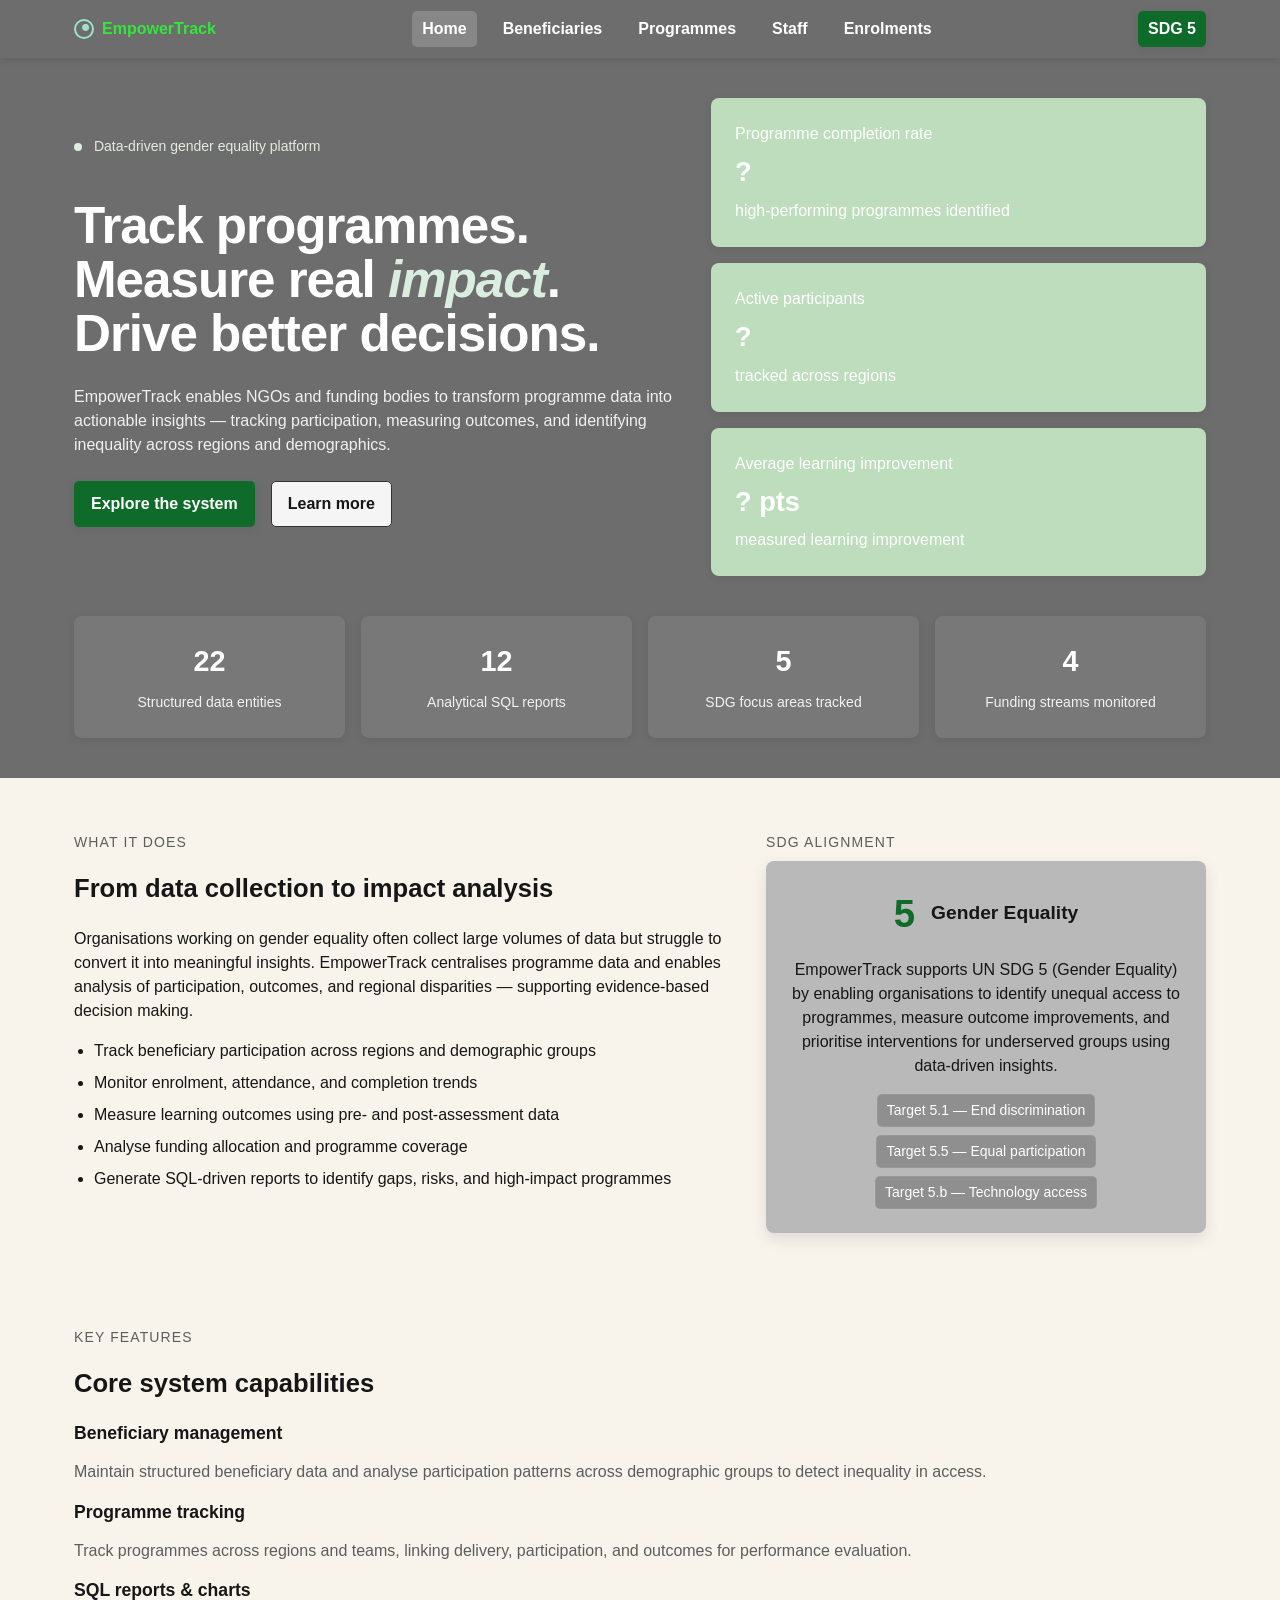
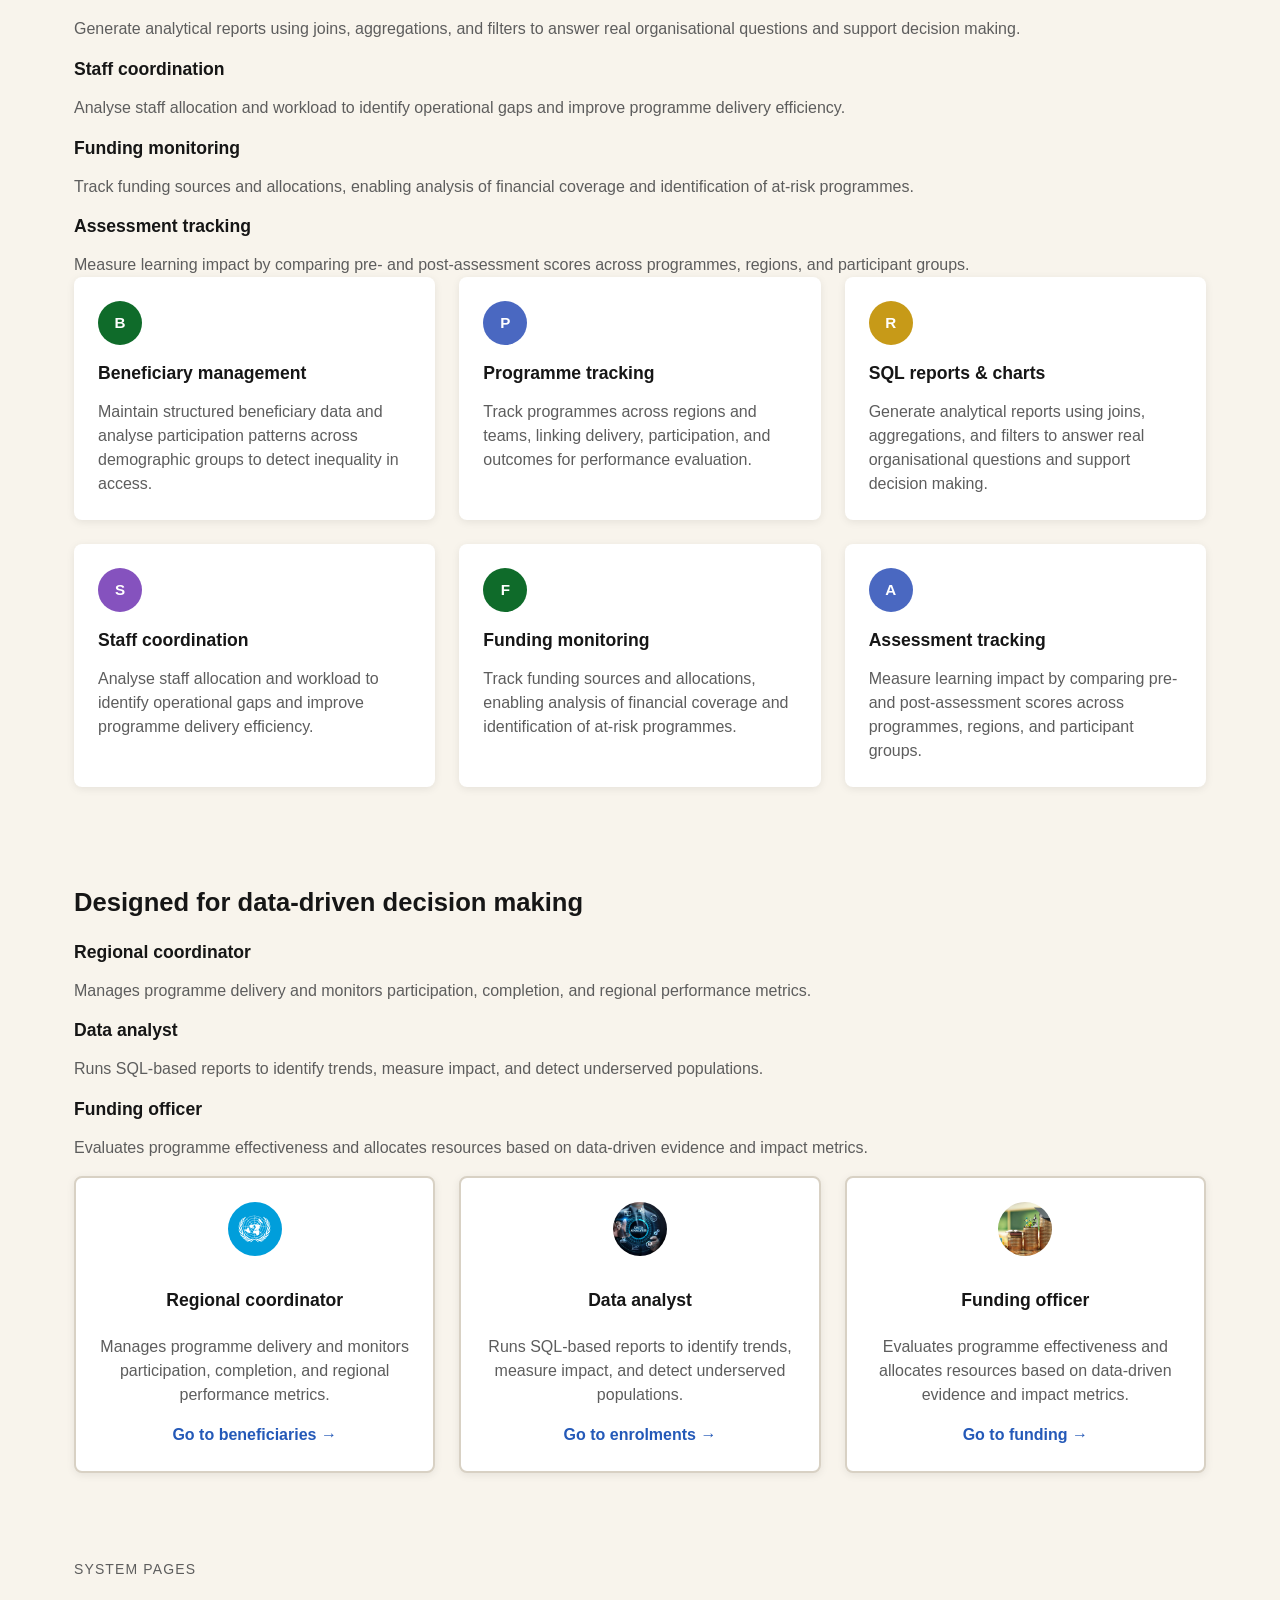
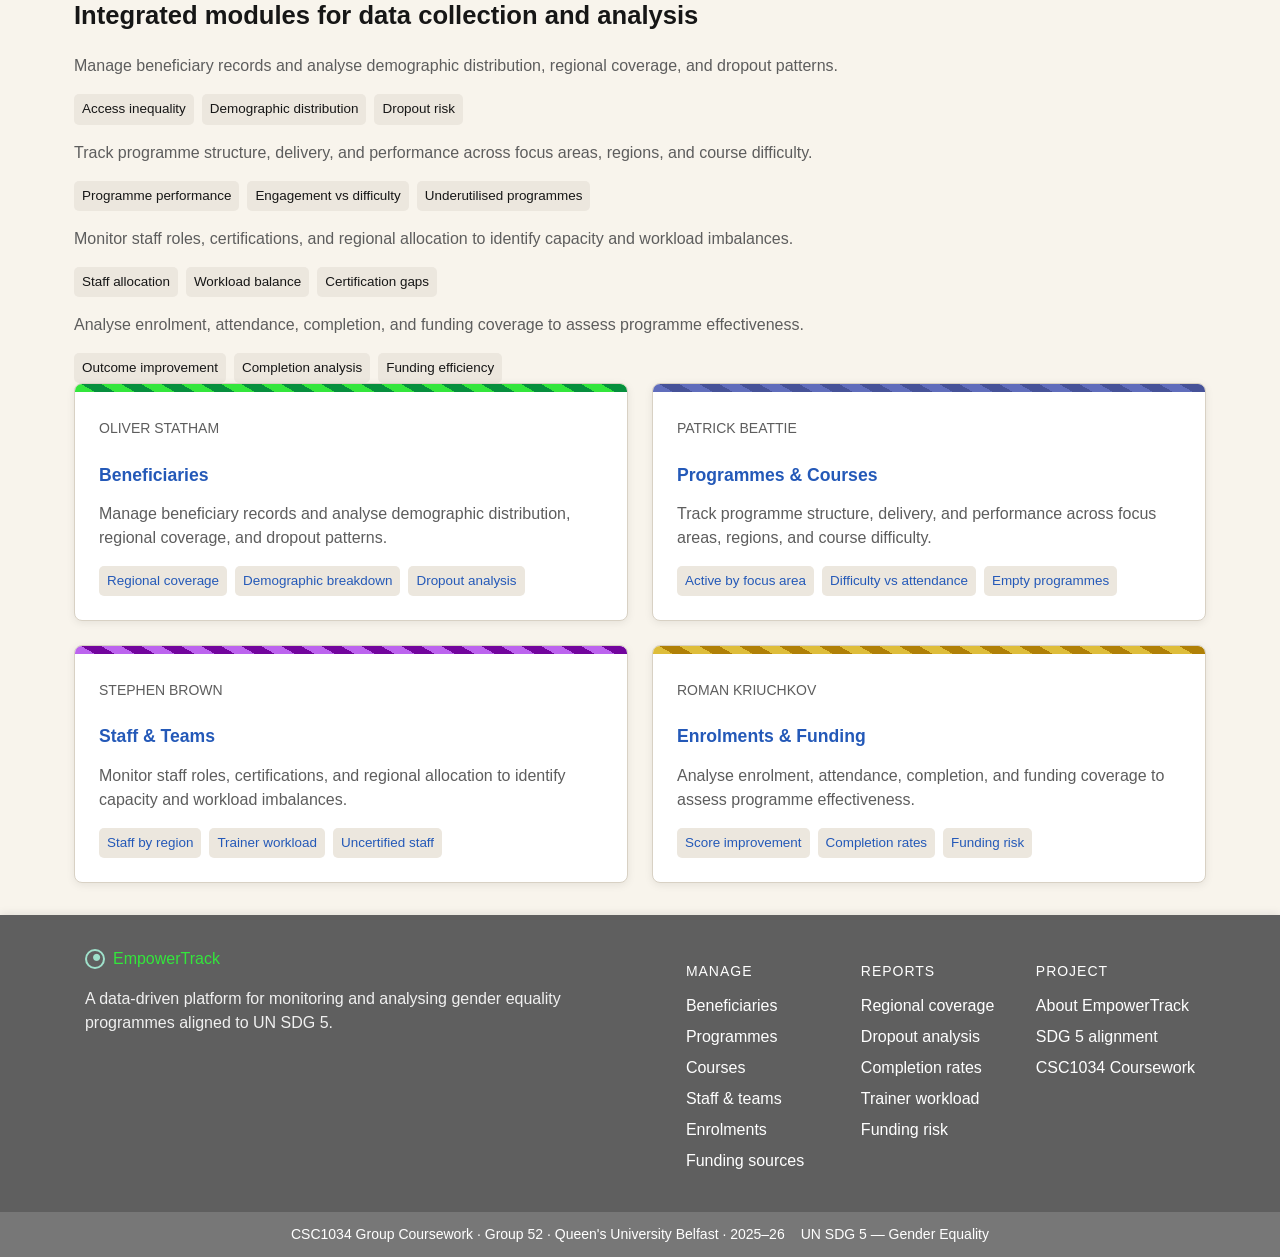
<file: code/src/html/index.html>
<!DOCTYPE html>
<html lang="en">
<head>
  <meta charset="UTF-8" />
  <meta name="viewport" content="width=device-width, initial-scale=1.0" />
  <title>EmpowerTrack — Gender Equality Programme Monitoring</title>
  
  <link rel="preconnect" href="https://fonts.googleapis.com" />
  <link rel="preconnect" href="https://fonts.gstatic.com" crossorigin />
  <link href="https://fonts.googleapis.com/css2?family=DM+Serif+Display:ital@0;1&family=DM+Sans:opsz,wght@9..40,300;9..40,400;9..40,500&display=swap" rel="stylesheet" />
  <link rel="stylesheet" href="../css/style.css" />
</head>
<body>

  <div id="header-placeholder"></div>


  <main>

    <!-- hero section -->

    
    <section class="hero">
      <div class="container hero__inner"> 

        <div class="hero__content"> 

          
          <p class="hero__eyebrow">
            <span class="hero__eyebrow-dot"></span> 
            Data-driven gender equality platform
          </p>

          
          <h1 class="hero__title">
            Track programmes.<br>
            Measure real <em>impact</em>.<br>
            Drive better decisions.
          </h1>

          <p class="hero__subtitle">
            EmpowerTrack enables NGOs and funding bodies to transform programme data into actionable insights — tracking participation, measuring outcomes, and identifying inequality across regions and demographics.
          </p>

          <div class="hero__cta"> 
            <a href="beneficiaries.html" class="btn btn--primary">Explore the system</a>
            <a href="#about"             class="btn btn--outline">Learn more</a>
          </div>

        </div>

        
        <div class="hero__visual">
          <div class="hero__card hero__card--1">
            <span class="hero__card-label">Programme completion rate</span>
            <span class="hero__card-value">?</span>
            <span class="hero__card-sub">high-performing programmes identified</span>
          </div>
          <div class="hero__card hero__card--2">
            <span class="hero__card-label">Active participants</span>
            <span class="hero__card-value">?</span>
            <span class="hero__card-sub">tracked across regions</span>
          </div>
          <div class="hero__card hero__card--3">
            <span class="hero__card-label">Average learning improvement</span>
            <span class="hero__card-value">? pts</span>
            <span class="hero__card-sub">measured learning improvement</span>
          </div>
        </div>

      </div>
    </section>


    
    <section class="stats">
      <div class="container stats__grid"> 
        <div class="stats__item"> 
          <span class="stats__number">22</span>
          <span class="stats__label">Structured data entities</span>
        </div>
        <div class="stats__item">
          <span class="stats__number">12</span>
          <span class="stats__label">Analytical SQL reports</span>
        </div>
        <div class="stats__item">
          <span class="stats__number">5</span>
          <span class="stats__label">SDG focus areas tracked</span>
        </div>
        <div class="stats__item">
          <span class="stats__number">4</span>
          <span class="stats__label">Funding streams monitored</span>
        </div>
      </div>
    </section>


    
    <section class="about section" id="about">
      <div class="container about__inner"> 

        <div class="about__text"> 
          
          <p class="section__label">What it does</p>
            <h2 class="section__title">From data collection to impact analysis</h2>
            <p class="about__body">
              Organisations working on gender equality often collect large volumes of data but struggle to convert it into meaningful insights. EmpowerTrack centralises programme data and enables analysis of participation, outcomes, and regional disparities — supporting evidence-based decision making.
            </p>
            <ul class="about__list">
              <li>Track beneficiary participation across regions and demographic groups</li>
              <li>Monitor enrolment, attendance, and completion trends</li>
              <li>Measure learning outcomes using pre- and post-assessment data</li>
              <li>Analyse funding allocation and programme coverage</li>
              <li>Generate SQL-driven reports to identify gaps, risks, and high-impact programmes</li>
            </ul>
        </div>

        <div class="about__aside"> 
          <p class="section__label">SDG alignment</p>
          <div class="sdg-card"> 
            <div class="sdg-card__header"> 
              <span class="sdg-card__num">5</span> 
              <span class="sdg-card__name">Gender Equality</span>
            </div>
            <p class="sdg-card__body">
              EmpowerTrack supports UN SDG 5 (Gender Equality) by enabling organisations to identify unequal access to programmes, measure outcome improvements, and prioritise interventions for underserved groups using data-driven insights.
            </p>
            <div class="sdg-card__targets"> 
              <span class="sdg-target">Target 5.1 — End discrimination</span>
              <span class="sdg-target">Target 5.5 — Equal participation</span>
              <span class="sdg-target">Target 5.b — Technology access</span>
            </div>
          </div>
        </div>

      </div>
    </section>


    
    <section class="features section section--alt">
      <div class="container">

        <div class="section__header"> 
          <p class="section__label">Key features</p>
          <h2 class="section__title">Core system capabilities</h2>

          <h3 class="feature-card__title">Beneficiary management</h3>
          <p class="feature-card__body">
            Maintain structured beneficiary data and analyse participation patterns across demographic groups to detect inequality in access.
          </p>

          <h3 class="feature-card__title">Programme tracking</h3>
          <p class="feature-card__body">
            Track programmes across regions and teams, linking delivery, participation, and outcomes for performance evaluation.
          </p>

          <h3 class="feature-card__title">SQL reports &amp; charts</h3>
          <p class="feature-card__body">
            Generate analytical reports using joins, aggregations, and filters to answer real organisational questions and support decision making.
          </p>

          <h3 class="feature-card__title">Staff coordination</h3>
          <p class="feature-card__body">
            Analyse staff allocation and workload to identify operational gaps and improve programme delivery efficiency.
          </p>

          <h3 class="feature-card__title">Funding monitoring</h3>
          <p class="feature-card__body">
            Track funding sources and allocations, enabling analysis of financial coverage and identification of at-risk programmes.
          </p>

          <h3 class="feature-card__title">Assessment tracking</h3>
          <p class="feature-card__body">
            Measure learning impact by comparing pre- and post-assessment scores across programmes, regions, and participant groups.
          </p>
        </div>

        <div class="features__grid"> 

          
          
          <div class="feature-card">
            <div class="feature-card__icon feature-card__icon--green">B</div>
            <h3 class="feature-card__title">Beneficiary management</h3>
            <p class="feature-card__body">Maintain structured beneficiary data and analyse participation patterns across demographic groups to detect inequality in access.</p>
          </div>

          <div class="feature-card">
            <div class="feature-card__icon feature-card__icon--blue">P</div>
            <h3 class="feature-card__title">Programme tracking</h3>
            <p class="feature-card__body">Track programmes across regions and teams, linking delivery, participation, and outcomes for performance evaluation.</p>
          </div>

          <div class="feature-card">
            <div class="feature-card__icon feature-card__icon--amber">R</div>
            <h3 class="feature-card__title">SQL reports &amp; charts</h3>
            <p class="feature-card__body">Generate analytical reports using joins, aggregations, and filters to answer real organisational questions and support decision making.</p>
          </div>

          <div class="feature-card">
            <div class="feature-card__icon feature-card__icon--purple">S</div>
            <h3 class="feature-card__title">Staff coordination</h3>
            <p class="feature-card__body">Analyse staff allocation and workload to identify operational gaps and improve programme delivery efficiency.</p>
          </div>

          <div class="feature-card">
            <div class="feature-card__icon feature-card__icon--green">F</div>
            <h3 class="feature-card__title">Funding monitoring</h3>
            <p class="feature-card__body">Track funding sources and allocations, enabling analysis of financial coverage and identification of at-risk programmes.</p>
          </div>

          <div class="feature-card">
            <div class="feature-card__icon feature-card__icon--blue">A</div>
            <h3 class="feature-card__title">Assessment tracking</h3>
            <p class="feature-card__body">Measure learning impact by comparing pre- and post-assessment scores across programmes, regions, and participant groups.</p>
          </div>

        </div>
      </div>
    </section>


    
    <section class="users section">
      <!-- team cards -->
      <div class="container">
        <div class="section__header">
          <h2 class="section__title">Designed for data-driven decision making</h2>

          <h3 class="user-card__role">Regional coordinator</h3>
          <p class="user-card__desc">
            Manages programme delivery and monitors participation, completion, and regional performance metrics.
          </p>

          <h3 class="user-card__role">Data analyst</h3>
          <p class="user-card__desc">
            Runs SQL-based reports to identify trends, measure impact, and detect underserved populations.
          </p>

          <h3 class="user-card__role">Funding officer</h3>
          <p class="user-card__desc">
            Evaluates programme effectiveness and allocates resources based on data-driven evidence and impact metrics.
          </p>
        </div>
        <div class="users__grid"> 

          
          
          <div class="user-card">
            <div class="user-card__avatar">
                <img src="../../images/UN.svg" alt="UN" class="user-card__avatar-img">
            </div>

            <h3 class="user-card__role">Regional coordinator</h3>
            <p class="user-card__desc">Manages programme delivery and monitors participation, completion, and regional performance metrics.</p>
            <a href="beneficiaries.html" class="user-card__link">Go to beneficiaries &rarr;</a>
          </div>

          <div class="user-card">
            <div class="user-card__avatar">
                <img src="../../images/DA.webp" alt="Data Analyst" class="user-card__avatar-img">
            </div>
            
            <h3 class="user-card__role">Data analyst</h3>
            <p class="user-card__desc">Runs SQL-based reports to identify trends, measure impact, and detect underserved populations.</p>
            <a href="enrolments.html" class="user-card__link">Go to enrolments &rarr;</a>
          </div>

          <div class="user-card">
            <div class="user-card__avatar">
                <img src="../../images/FO.jpg" alt="Funding Officer" class="user-card__avatar-img">
            </div>
            <h3 class="user-card__role">Funding officer</h3>
            <p class="user-card__desc">Evaluates programme effectiveness and allocates resources based on data-driven evidence and impact metrics.</p>
            <a href="enrolments.html" class="user-card__link">Go to funding &rarr;</a>
          </div>

        </div>
      </div>
    </section>


    
    <section class="pages section section--alt">
      <div class="container">
        <div class="section__header">
          <p class="section__label">System pages</p>
          <h2 class="section__title">Integrated modules for data collection and analysis</h2>

          <p class="page-card__desc">
            Manage beneficiary records and analyse demographic distribution, regional coverage, and dropout patterns.
          </p>
          <div class="page-card__reports">
            <span>Access inequality</span>
            <span>Demographic distribution</span>
            <span>Dropout risk</span>
          </div>

          <p class="page-card__desc">
            Track programme structure, delivery, and performance across focus areas, regions, and course difficulty.
          </p>
          <div class="page-card__reports">
            <span>Programme performance</span>
            <span>Engagement vs difficulty</span>
            <span>Underutilised programmes</span>
          </div>

          <p class="page-card__desc">
            Monitor staff roles, certifications, and regional allocation to identify capacity and workload imbalances.
          </p>
          <div class="page-card__reports">
            <span>Staff allocation</span>
            <span>Workload balance</span>
            <span>Certification gaps</span>
          </div>

          <p class="page-card__desc">
            Analyse enrolment, attendance, completion, and funding coverage to assess programme effectiveness.
          </p>
          <div class="page-card__reports">
            <span>Outcome improvement</span>
            <span>Completion analysis</span>
            <span>Funding efficiency</span>
          </div>
        </div>
        <div class="pages__grid"> 

          
          
          <a href="beneficiaries.html" class="page-card">
            <div class="page-card__stripe page-card__stripe--green"></div>
            <div class="page-card__body">
              <span class="page-card__tag">Oliver Statham</span> 
              <h3 class="page-card__name">Beneficiaries</h3>
              <p class="page-card__desc">Manage beneficiary records and analyse demographic distribution, regional coverage, and dropout patterns.</p>
              <div class="page-card__reports"> 
                <span>Regional coverage</span>
                <span>Demographic breakdown</span>
                <span>Dropout analysis</span>
              </div>
            </div>
          </a>

          <a href="programmes.html" class="page-card">
            <div class="page-card__stripe page-card__stripe--blue"></div>
            <div class="page-card__body">
              <span class="page-card__tag">Patrick Beattie</span>
              <h3 class="page-card__name">Programmes &amp; Courses</h3>
              <p class="page-card__desc">Track programme structure, delivery, and performance across focus areas, regions, and course difficulty.</p>
              <div class="page-card__reports">
                <span>Active by focus area</span>
                <span>Difficulty vs attendance</span>
                <span>Empty programmes</span>
              </div>
            </div>
          </a>

          <a href="staff.html" class="page-card">
            <div class="page-card__stripe page-card__stripe--purple"></div>
            <div class="page-card__body">
              <span class="page-card__tag">Stephen Brown</span>
              <h3 class="page-card__name">Staff &amp; Teams</h3>
              <p class="page-card__desc">Monitor staff roles, certifications, and regional allocation to identify capacity and workload imbalances.</p>
              <div class="page-card__reports">
                <span>Staff by region</span>
                <span>Trainer workload</span>
                <span>Uncertified staff</span>
              </div>
            </div>
          </a>

          <a href="enrolments.html" class="page-card">
            <div class="page-card__stripe page-card__stripe--amber"></div>
            <div class="page-card__body">
              <span class="page-card__tag">Roman Kriuchkov</span>
              <h3 class="page-card__name">Enrolments &amp; Funding</h3>
              <p class="page-card__desc">Analyse enrolment, attendance, completion, and funding coverage to assess programme effectiveness.</p>
              <div class="page-card__reports">
                <span>Score improvement</span>
                <span>Completion rates</span>
                <span>Funding risk</span>
              </div>
            </div>
          </a>

        </div>
      </div>
    </section>

  </main>


  <div id="footer-placeholder"></div>

  <script src="../js/loadComponents.js"></script>
  
  <script src="../js/main.js"></script>

</body>
</html>
</file>
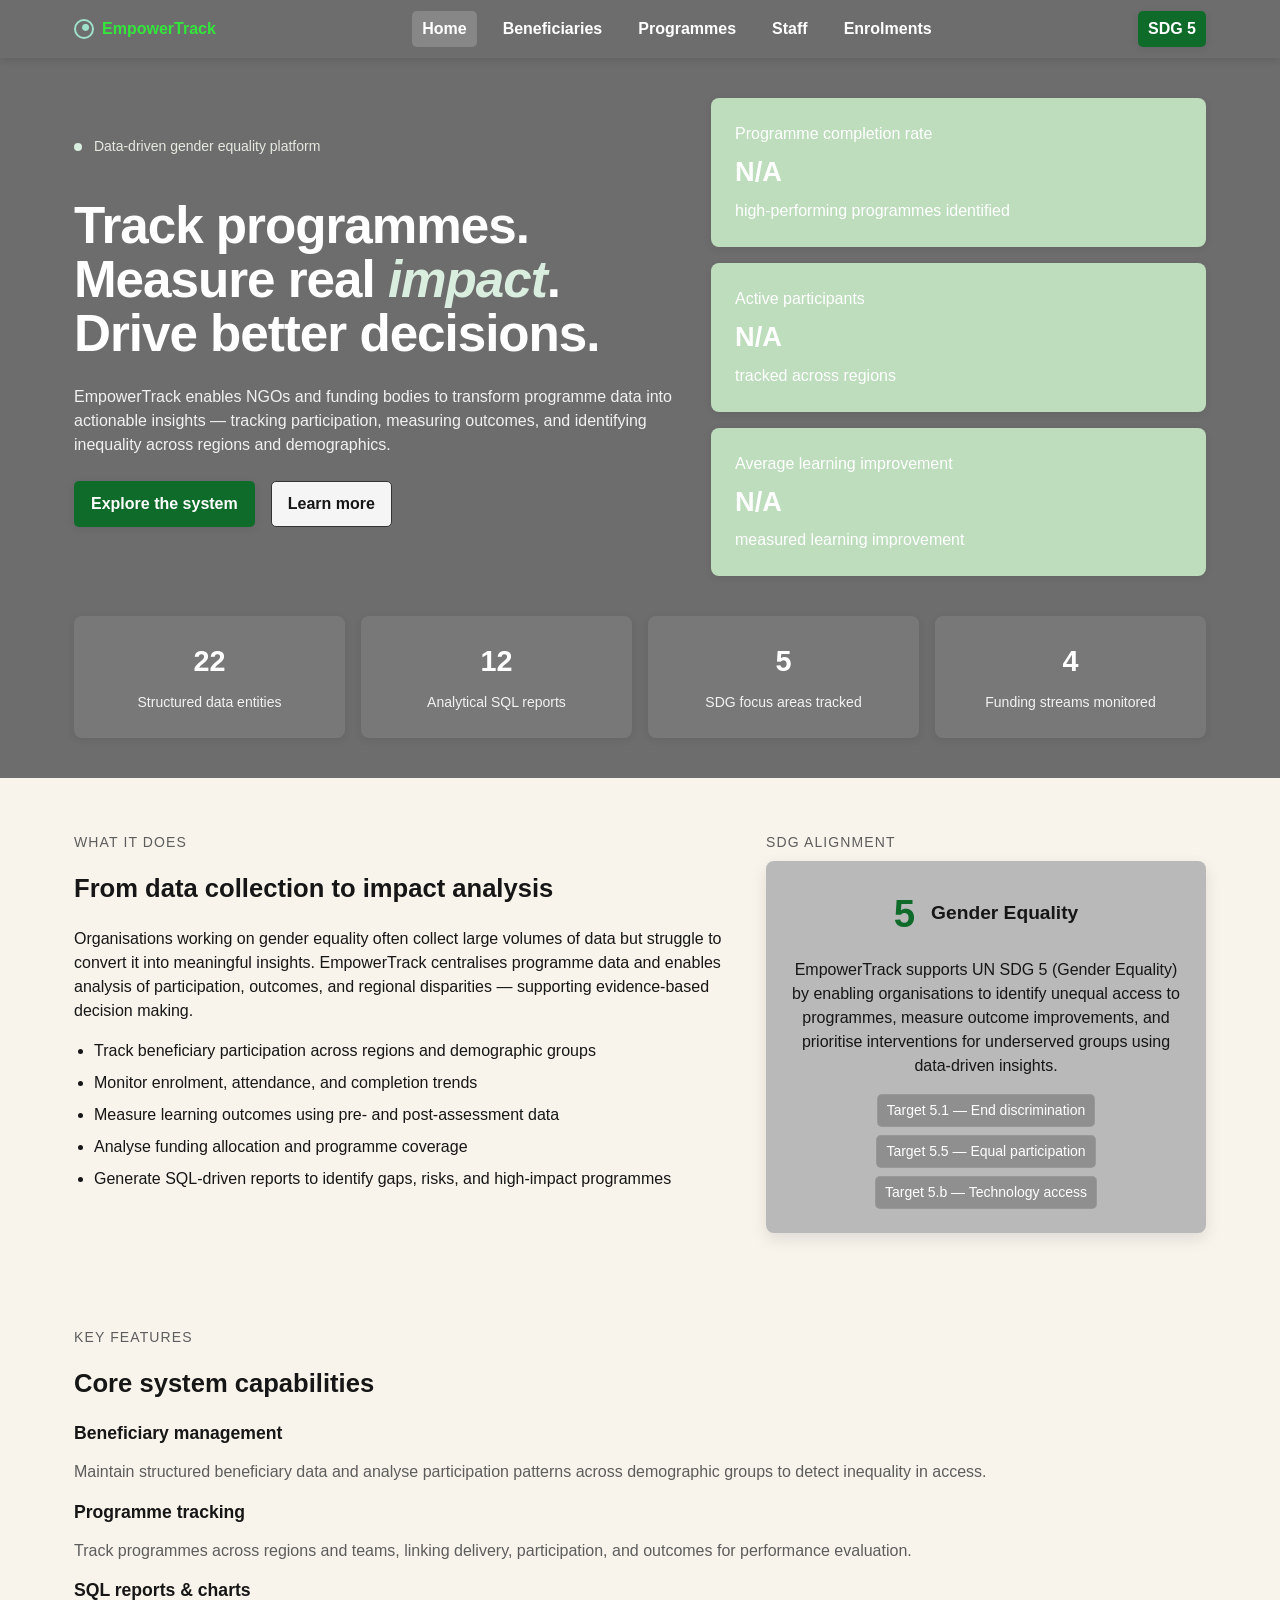
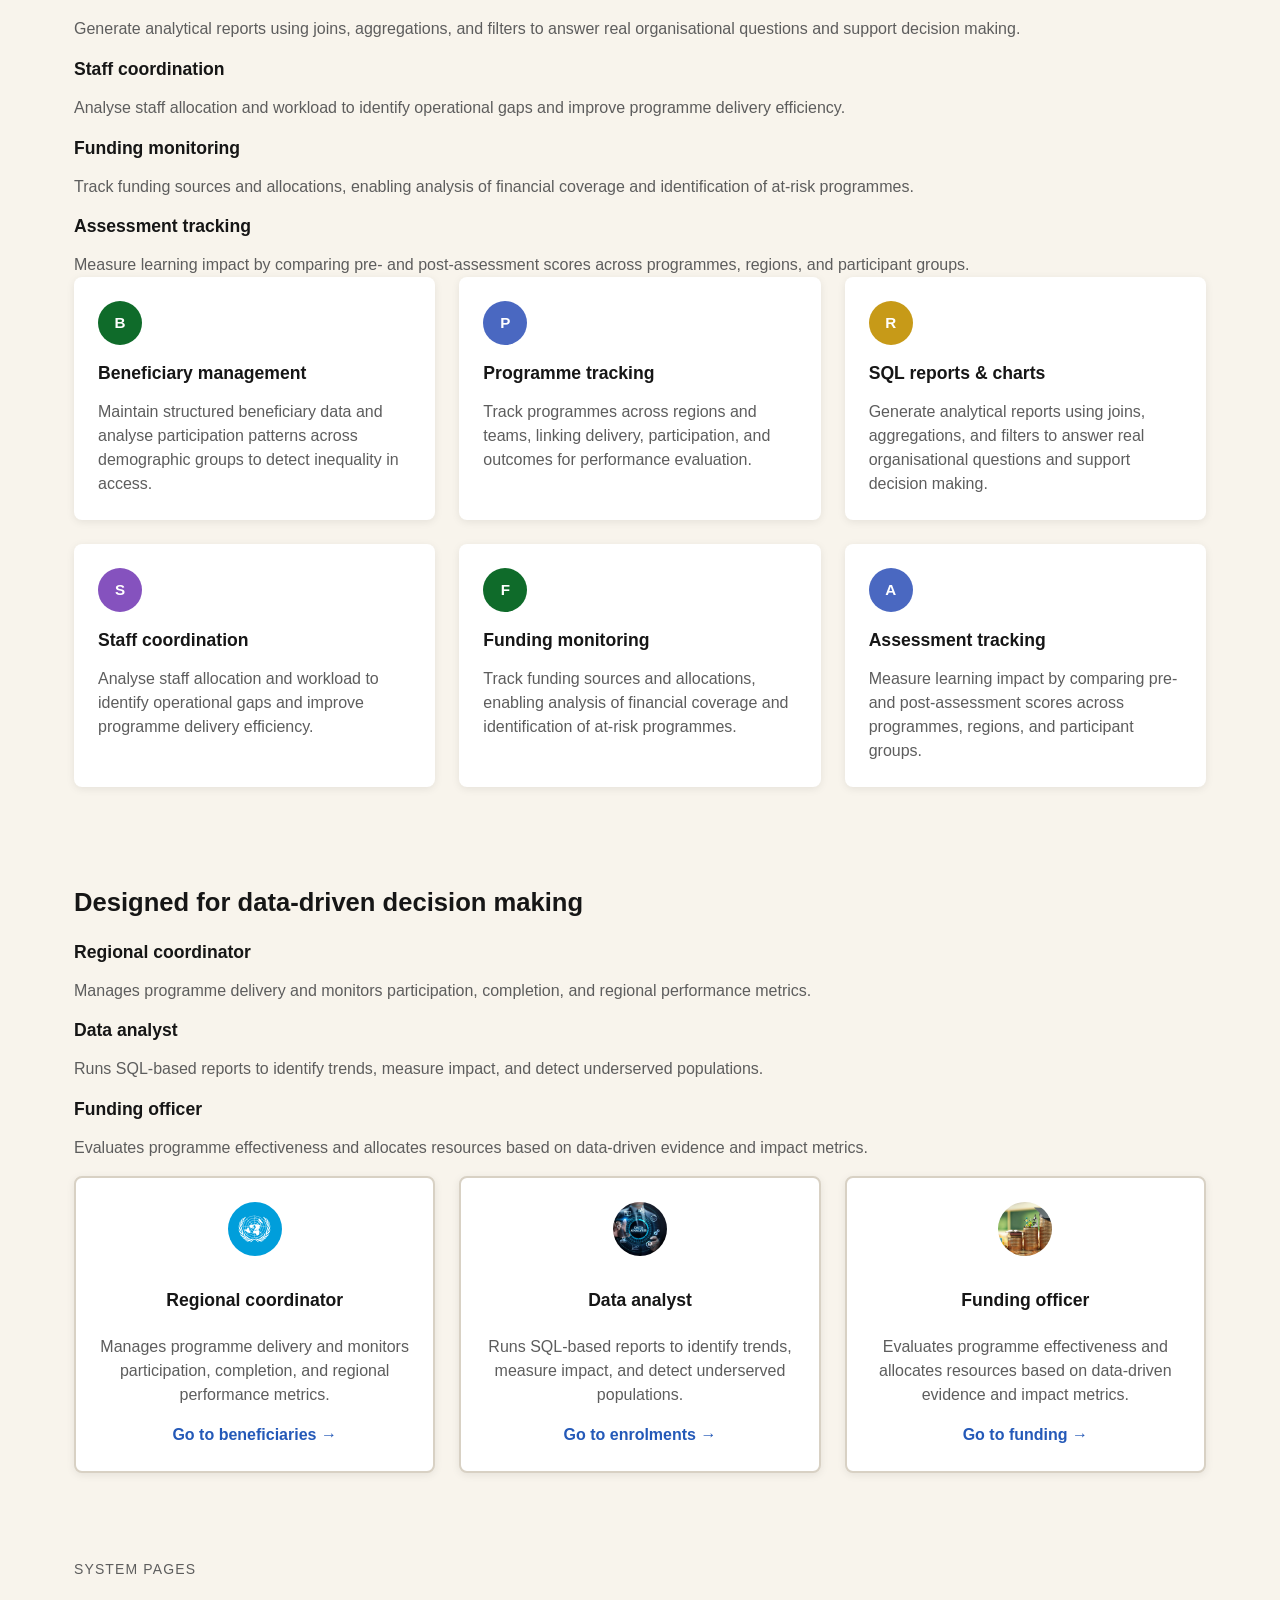
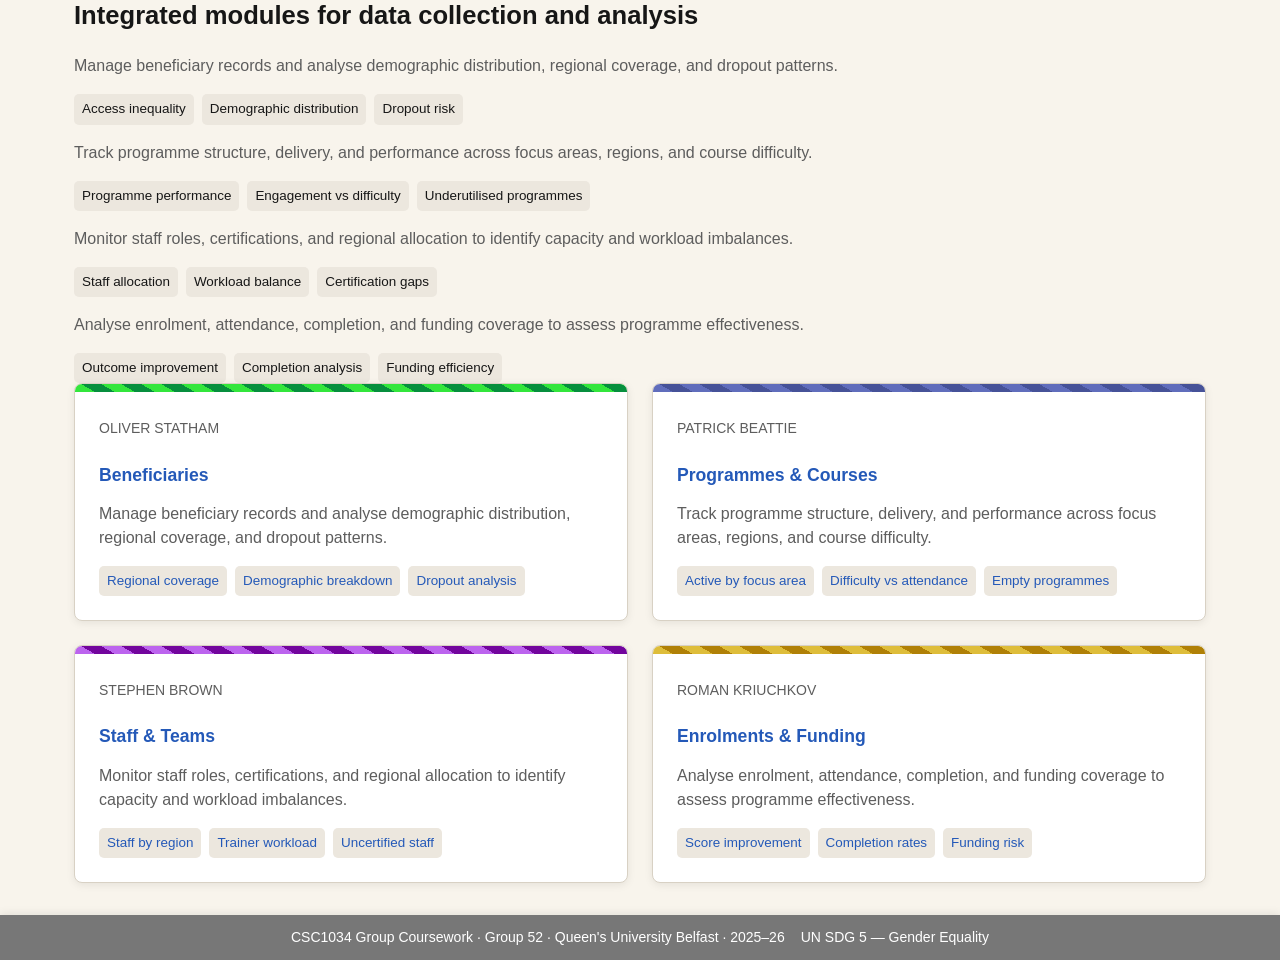
<file: Website/src/html/index.html>
<!DOCTYPE html>
<html lang="en">
<head>
  <meta charset="UTF-8" />
  <meta name="viewport" content="width=device-width, initial-scale=1.0" />
  <title>EmpowerTrack — Gender Equality Programme Monitoring</title>
  
  <link rel="preconnect" href="https://fonts.googleapis.com" />
  <link rel="preconnect" href="https://fonts.gstatic.com" crossorigin />
  <link href="https://fonts.googleapis.com/css2?family=DM+Serif+Display:ital@0;1&family=DM+Sans:opsz,wght@9..40,300;9..40,400;9..40,500&display=swap" rel="stylesheet" />
  <link rel="stylesheet" href="../css/style.css" />
</head>
<body>

  <div id="header-placeholder"></div>


  <main>

    <!-- hero section -->

    
    <section class="hero">
      <div class="container hero__inner"> 

        <div class="hero__content"> 

          
          <p class="hero__eyebrow">
            <span class="hero__eyebrow-dot"></span> 
            Data-driven gender equality platform
          </p>

          
          <h1 class="hero__title">
            Track programmes.<br>
            Measure real <em>impact</em>.<br>
            Drive better decisions.
          </h1>

          <p class="hero__subtitle">
            EmpowerTrack enables NGOs and funding bodies to transform programme data into actionable insights — tracking participation, measuring outcomes, and identifying inequality across regions and demographics.
          </p>

          <div class="hero__cta"> 
            <a href="beneficiaries.html" class="btn btn--primary">Explore the system</a>
            <a href="#about"             class="btn btn--outline">Learn more</a>
          </div>

        </div>

        
        <div class="hero__visual">
          <div class="hero__card hero__card--1">
            <span class="hero__card-label">Programme completion rate</span>
            <span class="hero__card-value">?</span>
            <span class="hero__card-sub">high-performing programmes identified</span>
          </div>
          <div class="hero__card hero__card--2">
            <span class="hero__card-label">Active participants</span>
            <span class="hero__card-value">?</span>
            <span class="hero__card-sub">tracked across regions</span>
          </div>
          <div class="hero__card hero__card--3">
            <span class="hero__card-label">Average learning improvement</span>
            <span class="hero__card-value">? pts</span>
            <span class="hero__card-sub">measured learning improvement</span>
          </div>
        </div>

      </div>
    </section>


    
    <section class="stats">
      <div class="container stats__grid"> 
        <div class="stats__item"> 
          <span class="stats__number">22</span>
          <span class="stats__label">Structured data entities</span>
        </div>
        <div class="stats__item">
          <span class="stats__number">12</span>
          <span class="stats__label">Analytical SQL reports</span>
        </div>
        <div class="stats__item">
          <span class="stats__number">5</span>
          <span class="stats__label">SDG focus areas tracked</span>
        </div>
        <div class="stats__item">
          <span class="stats__number">4</span>
          <span class="stats__label">Funding streams monitored</span>
        </div>
      </div>
    </section>


    
    <section class="about section" id="about">
      <div class="container about__inner"> 

        <div class="about__text"> 
          
          <p class="section__label">What it does</p>
            <h2 class="section__title">From data collection to impact analysis</h2>
            <p class="about__body">
              Organisations working on gender equality often collect large volumes of data but struggle to convert it into meaningful insights. EmpowerTrack centralises programme data and enables analysis of participation, outcomes, and regional disparities — supporting evidence-based decision making.
            </p>
            <ul class="about__list">
              <li>Track beneficiary participation across regions and demographic groups</li>
              <li>Monitor enrolment, attendance, and completion trends</li>
              <li>Measure learning outcomes using pre- and post-assessment data</li>
              <li>Analyse funding allocation and programme coverage</li>
              <li>Generate SQL-driven reports to identify gaps, risks, and high-impact programmes</li>
            </ul>
        </div>

        <div class="about__aside"> 
          <p class="section__label">SDG alignment</p>
          <div class="sdg-card"> 
            <div class="sdg-card__header"> 
              <span class="sdg-card__num">5</span> 
              <span class="sdg-card__name">Gender Equality</span>
            </div>
            <p class="sdg-card__body">
              EmpowerTrack supports UN SDG 5 (Gender Equality) by enabling organisations to identify unequal access to programmes, measure outcome improvements, and prioritise interventions for underserved groups using data-driven insights.
            </p>
            <div class="sdg-card__targets"> 
              <span class="sdg-target">Target 5.1 — End discrimination</span>
              <span class="sdg-target">Target 5.5 — Equal participation</span>
              <span class="sdg-target">Target 5.b — Technology access</span>
            </div>
          </div>
        </div>

      </div>
    </section>


    
    <section class="features section section--alt">
      <div class="container">

        <div class="section__header"> 
          <p class="section__label">Key features</p>
          <h2 class="section__title">Core system capabilities</h2>

          <h3 class="feature-card__title">Beneficiary management</h3>
          <p class="feature-card__body">
            Maintain structured beneficiary data and analyse participation patterns across demographic groups to detect inequality in access.
          </p>

          <h3 class="feature-card__title">Programme tracking</h3>
          <p class="feature-card__body">
            Track programmes across regions and teams, linking delivery, participation, and outcomes for performance evaluation.
          </p>

          <h3 class="feature-card__title">SQL reports &amp; charts</h3>
          <p class="feature-card__body">
            Generate analytical reports using joins, aggregations, and filters to answer real organisational questions and support decision making.
          </p>

          <h3 class="feature-card__title">Staff coordination</h3>
          <p class="feature-card__body">
            Analyse staff allocation and workload to identify operational gaps and improve programme delivery efficiency.
          </p>

          <h3 class="feature-card__title">Funding monitoring</h3>
          <p class="feature-card__body">
            Track funding sources and allocations, enabling analysis of financial coverage and identification of at-risk programmes.
          </p>

          <h3 class="feature-card__title">Assessment tracking</h3>
          <p class="feature-card__body">
            Measure learning impact by comparing pre- and post-assessment scores across programmes, regions, and participant groups.
          </p>
        </div>

        <div class="features__grid"> 

          
          
          <div class="feature-card">
            <div class="feature-card__icon feature-card__icon--green">B</div>
            <h3 class="feature-card__title">Beneficiary management</h3>
            <p class="feature-card__body">Maintain structured beneficiary data and analyse participation patterns across demographic groups to detect inequality in access.</p>
          </div>

          <div class="feature-card">
            <div class="feature-card__icon feature-card__icon--blue">P</div>
            <h3 class="feature-card__title">Programme tracking</h3>
            <p class="feature-card__body">Track programmes across regions and teams, linking delivery, participation, and outcomes for performance evaluation.</p>
          </div>

          <div class="feature-card">
            <div class="feature-card__icon feature-card__icon--amber">R</div>
            <h3 class="feature-card__title">SQL reports &amp; charts</h3>
            <p class="feature-card__body">Generate analytical reports using joins, aggregations, and filters to answer real organisational questions and support decision making.</p>
          </div>

          <div class="feature-card">
            <div class="feature-card__icon feature-card__icon--purple">S</div>
            <h3 class="feature-card__title">Staff coordination</h3>
            <p class="feature-card__body">Analyse staff allocation and workload to identify operational gaps and improve programme delivery efficiency.</p>
          </div>

          <div class="feature-card">
            <div class="feature-card__icon feature-card__icon--green">F</div>
            <h3 class="feature-card__title">Funding monitoring</h3>
            <p class="feature-card__body">Track funding sources and allocations, enabling analysis of financial coverage and identification of at-risk programmes.</p>
          </div>

          <div class="feature-card">
            <div class="feature-card__icon feature-card__icon--blue">A</div>
            <h3 class="feature-card__title">Assessment tracking</h3>
            <p class="feature-card__body">Measure learning impact by comparing pre- and post-assessment scores across programmes, regions, and participant groups.</p>
          </div>

        </div>
      </div>
    </section>


    
    <section class="users section">
      <!-- team cards -->
      <div class="container">
        <div class="section__header">
          <h2 class="section__title">Designed for data-driven decision making</h2>

          <h3 class="user-card__role">Regional coordinator</h3>
          <p class="user-card__desc">
            Manages programme delivery and monitors participation, completion, and regional performance metrics.
          </p>

          <h3 class="user-card__role">Data analyst</h3>
          <p class="user-card__desc">
            Runs SQL-based reports to identify trends, measure impact, and detect underserved populations.
          </p>

          <h3 class="user-card__role">Funding officer</h3>
          <p class="user-card__desc">
            Evaluates programme effectiveness and allocates resources based on data-driven evidence and impact metrics.
          </p>
        </div>
        <div class="users__grid"> 

          
          
          <div class="user-card">
            <div class="user-card__avatar">
                <img src="../../images/UN.svg" alt="UN" class="user-card__avatar-img">
            </div>

            <h3 class="user-card__role">Regional coordinator</h3>
            <p class="user-card__desc">Manages programme delivery and monitors participation, completion, and regional performance metrics.</p>
            <a href="beneficiaries.html" class="user-card__link">Go to beneficiaries &rarr;</a>
          </div>

          <div class="user-card">
            <div class="user-card__avatar">
                <img src="../../images/DA.webp" alt="Data Analyst" class="user-card__avatar-img">
            </div>
            
            <h3 class="user-card__role">Data analyst</h3>
            <p class="user-card__desc">Runs SQL-based reports to identify trends, measure impact, and detect underserved populations.</p>
            <a href="enrolments.html" class="user-card__link">Go to enrolments &rarr;</a>
          </div>

          <div class="user-card">
            <div class="user-card__avatar">
                <img src="../../images/FO.jpg" alt="Funding Officer" class="user-card__avatar-img">
            </div>
            <h3 class="user-card__role">Funding officer</h3>
            <p class="user-card__desc">Evaluates programme effectiveness and allocates resources based on data-driven evidence and impact metrics.</p>
            <a href="enrolments.html" class="user-card__link">Go to funding &rarr;</a>
          </div>

        </div>
      </div>
    </section>


    
    <section class="pages section section--alt">
      <div class="container">
        <div class="section__header">
          <p class="section__label">System pages</p>
          <h2 class="section__title">Integrated modules for data collection and analysis</h2>

          <p class="page-card__desc">
            Manage beneficiary records and analyse demographic distribution, regional coverage, and dropout patterns.
          </p>
          <div class="page-card__reports">
            <span>Access inequality</span>
            <span>Demographic distribution</span>
            <span>Dropout risk</span>
          </div>

          <p class="page-card__desc">
            Track programme structure, delivery, and performance across focus areas, regions, and course difficulty.
          </p>
          <div class="page-card__reports">
            <span>Programme performance</span>
            <span>Engagement vs difficulty</span>
            <span>Underutilised programmes</span>
          </div>

          <p class="page-card__desc">
            Monitor staff roles, certifications, and regional allocation to identify capacity and workload imbalances.
          </p>
          <div class="page-card__reports">
            <span>Staff allocation</span>
            <span>Workload balance</span>
            <span>Certification gaps</span>
          </div>

          <p class="page-card__desc">
            Analyse enrolment, attendance, completion, and funding coverage to assess programme effectiveness.
          </p>
          <div class="page-card__reports">
            <span>Outcome improvement</span>
            <span>Completion analysis</span>
            <span>Funding efficiency</span>
          </div>
        </div>
        <div class="pages__grid"> 

          
          
          <a href="beneficiaries.html" class="page-card">
            <div class="page-card__stripe page-card__stripe--green"></div>
            <div class="page-card__body">
              <span class="page-card__tag">Oliver Statham</span> 
              <h3 class="page-card__name">Beneficiaries</h3>
              <p class="page-card__desc">Manage beneficiary records and analyse demographic distribution, regional coverage, and dropout patterns.</p>
              <div class="page-card__reports"> 
                <span>Regional coverage</span>
                <span>Demographic breakdown</span>
                <span>Dropout analysis</span>
              </div>
            </div>
          </a>

          <a href="programmes.html" class="page-card">
            <div class="page-card__stripe page-card__stripe--blue"></div>
            <div class="page-card__body">
              <span class="page-card__tag">Patrick Beattie</span>
              <h3 class="page-card__name">Programmes &amp; Courses</h3>
              <p class="page-card__desc">Track programme structure, delivery, and performance across focus areas, regions, and course difficulty.</p>
              <div class="page-card__reports">
                <span>Active by focus area</span>
                <span>Difficulty vs attendance</span>
                <span>Empty programmes</span>
              </div>
            </div>
          </a>

          <a href="staff.html" class="page-card">
            <div class="page-card__stripe page-card__stripe--purple"></div>
            <div class="page-card__body">
              <span class="page-card__tag">Stephen Brown</span>
              <h3 class="page-card__name">Staff &amp; Teams</h3>
              <p class="page-card__desc">Monitor staff roles, certifications, and regional allocation to identify capacity and workload imbalances.</p>
              <div class="page-card__reports">
                <span>Staff by region</span>
                <span>Trainer workload</span>
                <span>Uncertified staff</span>
              </div>
            </div>
          </a>

          <a href="enrolments.html" class="page-card">
            <div class="page-card__stripe page-card__stripe--amber"></div>
            <div class="page-card__body">
              <span class="page-card__tag">Roman Kriuchkov</span>
              <h3 class="page-card__name">Enrolments &amp; Funding</h3>
              <p class="page-card__desc">Analyse enrolment, attendance, completion, and funding coverage to assess programme effectiveness.</p>
              <div class="page-card__reports">
                <span>Score improvement</span>
                <span>Completion rates</span>
                <span>Funding risk</span>
              </div>
            </div>
          </a>

        </div>
      </div>
    </section>

  </main>


  <div id="footer-placeholder"></div>

  <!-- Global utilities -->
  <script src="../js/loadComponents.js"></script>
  <script src="../js/core/repository.js"></script>
  <script src="../js/main.js"></script>

</body>
</html>
</file>
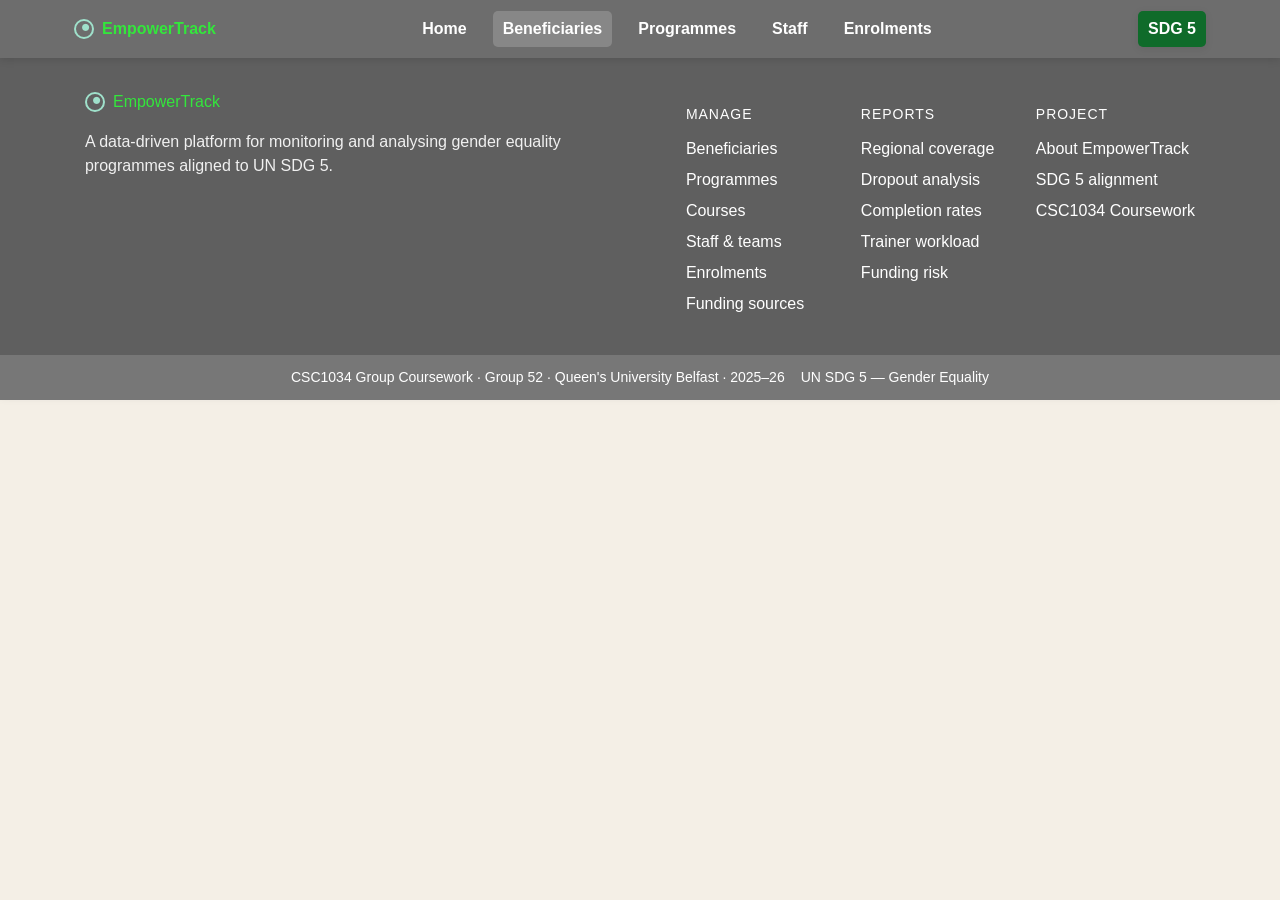
<file: code/src/html/beneficiaries.html>
<!DOCTYPE html>
<html lang="en">
<head>
	<meta charset="UTF-8" />
	<meta name="viewport" content="width=device-width, initial-scale=1.0" />
	<title>EmpowerTrack — Beneficiaries</title>
	<link rel="preconnect" href="https://fonts.googleapis.com" />
	<link rel="preconnect" href="https://fonts.gstatic.com" crossorigin />
	<link href="https://fonts.googleapis.com/css2?family=DM+Serif+Display:ital@0;1&family=DM+Sans:opsz,wght@9..40,300;9..40,400;9..40,500&display=swap" rel="stylesheet" />
	<link rel="stylesheet" href="../css/style.css" />
</head>
<body>
	<div id="header-placeholder"></div>

	<main></main>

	<div id="footer-placeholder"></div>
	<script src="../js/loadComponents.js"></script>
	<script src="../js/main.js"></script>
</body>
</html>
</file>
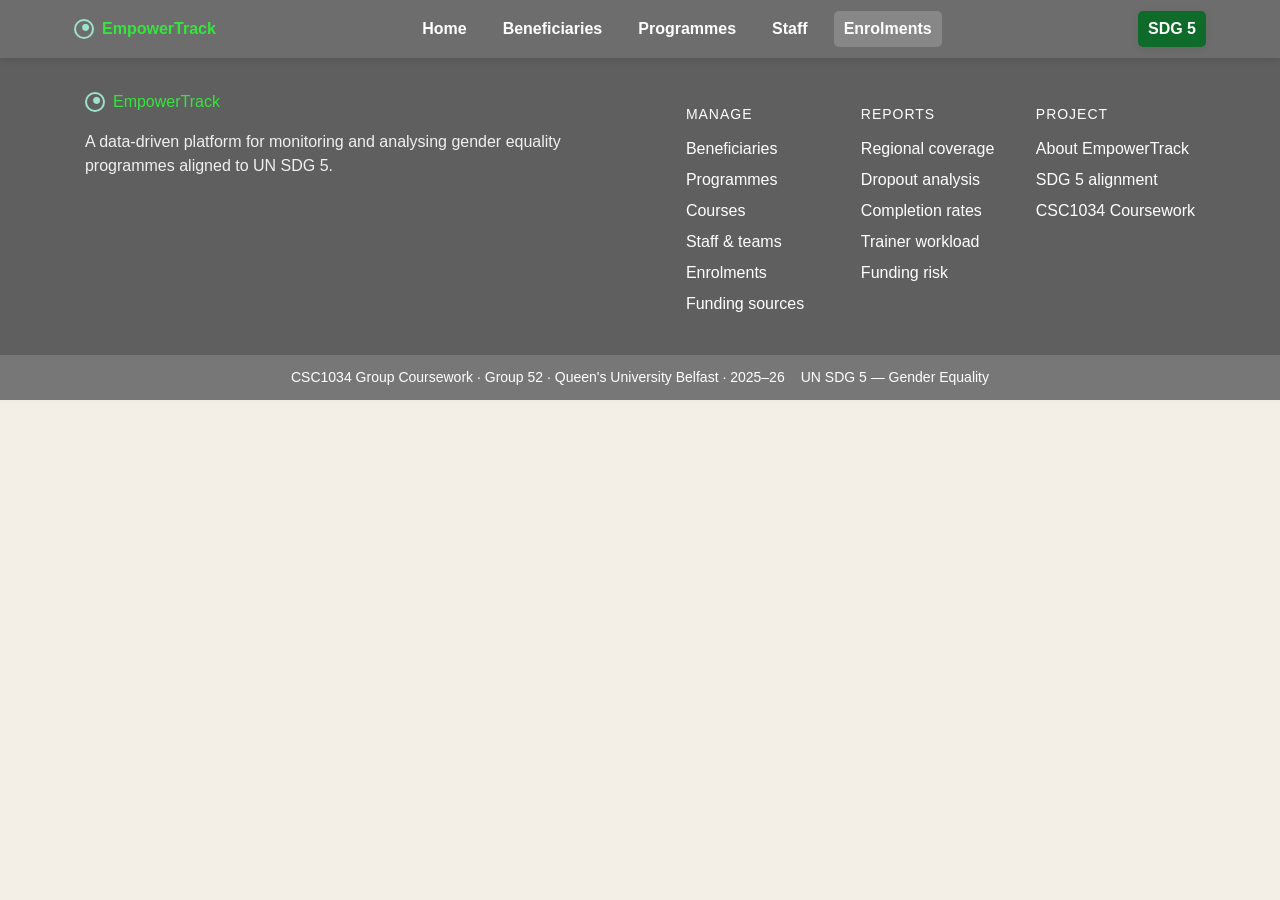
<file: code/src/html/enrolments.html>
<!DOCTYPE html>
<html lang="en">
<head>
	<meta charset="UTF-8" />
	<meta name="viewport" content="width=device-width, initial-scale=1.0" />
	<title>EmpowerTrack — Enrolments</title>
	<link rel="preconnect" href="https://fonts.googleapis.com" />
	<link rel="preconnect" href="https://fonts.gstatic.com" crossorigin />
	<link href="https://fonts.googleapis.com/css2?family=DM+Serif+Display:ital@0;1&family=DM+Sans:opsz,wght@9..40,300;9..40,400;9..40,500&display=swap" rel="stylesheet" />
	<link rel="stylesheet" href="../css/style.css" />
</head>
<body>
	<div id="header-placeholder"></div>

	<main></main>

	<div id="footer-placeholder"></div>
	<script src="../js/loadComponents.js"></script>
	<script src="../js/main.js"></script>
</body>
</html>
</file>
<file: code/src/css/style.css>
:root {
    --color-bg: #f4efe6;
    --color-surface: #f8f4ec;
    --color-surface-2: #ffffff;
    --color-header: #6d6d6d;
    --color-footer: #5f5f5f;
    --color-footer-bottom: #777777;
    --color-text: #161616;
    --color-muted: #5d5d5d;
    --color-link: #2459b8;
    --color-link-hover: #5f87d9;
    --color-header-link-visited: #b7efc2;
    --color-border: #d8d1c4;
    --color-shadow: rgba(0, 0, 0, 0.12);
    --color-shadow-soft: rgba(0, 0, 0, 0.08);
    --color-accent: #0f6b2a;
    --color-accent-soft: #d9eedf;
    --color-card-green: #bdddbd;
    --color-card-icon: #575656;
    --color-page-green-1: #33e63c;
    --color-page-green-2: #068f3d;
    --color-page-blue-1: #606dbc;
    --color-page-blue-2: #465298;
    --color-page-purple-1: #bc64ee;
    --color-page-purple-2: #72059d;
    --color-page-amber-1: #debd3a;
    --color-page-amber-2: #b08006;
    --color-sdg-card: #b9b9b9;
    --color-red-note: #d94d4d;
    --font-main: Arial, Helvetica, sans-serif;
    --font-alt: sans-serif;
    --font-size-base: 16px;
    --font-size-small: 14px;
    --font-size-h1: 2.2rem;
    --font-size-h2: 1.6rem;
    --font-size-h3: 1.1rem;
    --spacing-xxs: 4px;
    --spacing-xs: 8px;
    --spacing-sm: 12px;
    --spacing-md: 16px;
    --spacing-lg: 24px;
    --spacing-xl: 32px;
    --spacing-2xl: 40px;
    --spacing-3xl: 56px;
    --radius-sm: 5px;
    --radius-md: 8px;
    --radius-lg: 12px;
    --shadow-card: 0 2px 8px var(--color-shadow-soft);
    --shadow-card-hover: 0 4px 14px var(--color-shadow);
    --shadow-panel: 0 6px 16px rgba(0, 0, 0, 0.10);
    --transition-fast: 0.18s ease;
    --content-width: 1180px;
}

/* === SECTION 1: Base styles & Variables – Oliver Statham === */
/* defaults for whole page */
* {
    box-sizing: border-box;
}

html {
    scroll-behavior: smooth;
}

body {
    margin: 0;
    font-family: var(--font-main);
    font-size: var(--font-size-base);
    color: var(--color-text);
    background: var(--color-bg);
    line-height: 1.5;
}

main {
    color: var(--color-text);
    font-family: var(--font-main);
    width: 100%;
    margin: 0;
    background: var(--color-bg);
}

img, svg {
    max-width: 100%;
    display: block;
}


h1 {
    font-size: var(--font-size-h1);
    line-height: 1.08;
    letter-spacing: -0.02em;
}


h2 {
    font-size: var(--font-size-h2);
    line-height: 1.15;
}

h3 {
    font-size: var(--font-size-h3);
    line-height: 1.2;
}

p {
    margin-bottom: var(--spacing-md);
}

a {
    color: var(--color-link);
    text-decoration: none;
    transition: color var(--transition-fast), opacity var(--transition-fast), transform var(--transition-fast), box-shadow var(--transition-fast), background-color var(--transition-fast);
}

a:visited {
    color: #6f46a8;
}

a:hover {
    color: var(--color-link-hover);
}

a:active {
    color: #4f74c2;
}

.container {
    max-width: var(--content-width);
    margin: 0 auto;
    padding-left: var(--spacing-lg);
    padding-right: var(--spacing-lg);
}

.section {
    padding-top: var(--spacing-2xl);
    padding-bottom: var(--spacing-2xl);
}

.section--alt {
    background: var(--color-surface);
}

.section__label {
    text-transform: uppercase;
    letter-spacing: 0.08em;
    font-size: var(--font-size-small);
    color: var(--color-muted);
    margin-bottom: var(--spacing-xs);
}

.section__title {
    font-size: var(--font-size-h2);
    margin-bottom: var(--spacing-lg);
    font-weight: 700;
}
/* === SECTION 1 END ========================================= */




/* === SECTION 2: Header & Navigation – Patrick Beattie === */
.site-header {
    position: sticky;
    top: 0;
    z-index: 10;
    background-color: var(--color-header);
    box-shadow: 0 2px 8px rgba(0, 0, 0, 0.12);
}

.nav {
    min-height: 58px;
    display: flex;
    align-items: center;
    justify-content: space-between;
    font-weight: 700;
    font-family: var(--font-alt);
    gap: var(--spacing-md);
}

.nav__logo {
    display: flex;
    align-items: center;
    gap: var(--spacing-xs);
    color: #fff;
}

.nav__logo:hover {
    color: #fff;
    opacity: 0.9;
}

.nav__logo-name {
    color: var(--color-page-green-1);
    font-size: 1rem;
}

.nav__logo-mark {
    width: 20px;
    height: 20px;
    border-radius: 50%;
    border: 2px solid #9FE1CB;
    background: radial-gradient(circle at 60% 40%, #9FE1CB 0 3px, transparent 4px);
    flex: 0 0 auto;
}

.nav__links {
    margin: 0 auto;
    display: flex;
    align-items: center;
    gap: var(--spacing-md);
    flex-wrap: wrap;
    justify-content: center;
}

.nav__link {
    color: #ffffff;
    padding: 6px 10px;
    border-radius: var(--radius-sm);
}

.nav__link:visited {
    color: var(--color-header-link-visited);
}

.nav__link:hover {
    color: #ffffff;
    background: rgba(255, 255, 255, 0.12);
}

.nav__link--active {
    background: rgba(255, 255, 255, 0.18);
}

.nav__burger {
    display: none;
    background: transparent;
    border: 1px solid rgba(255, 255, 255, 0.25);
    border-radius: var(--radius-sm);
    padding: 8px;
    cursor: pointer;
}

.nav__burger span {
    display: block;
    width: 18px;
    height: 2px;
    background: #ffffff;
    margin: 3px 0;
}

.nav__actions {
    display: flex;
    align-items: center;
}

.badge--sdg {
    display: inline-block;
    background-color: var(--color-accent);
    color: #fff;
    border-radius: var(--radius-sm);
    padding: 6px 10px;
    box-shadow: var(--shadow-card);
}
/* === SECTION 2 END ===== */












/* === SECTION 3: Main Content & Cards – Stephen Brown === */
/* content bits */
.hero {
    background-color: var(--color-header);
    color: #ffffff;
    padding-top: var(--spacing-2xl);
    padding-bottom: var(--spacing-2xl);
}

.hero__inner {
    display: flex;
    gap: var(--spacing-xl);
    align-items: stretch;
}

.hero__content {
    width: 55%;
    padding-top: var(--spacing-lg);
}

.hero__eyebrow {
    margin-bottom: var(--spacing-md);
    color: #e4eadf;
    font-size: var(--font-size-small);
}

.hero__eyebrow-dot {
    display: inline-block;
    width: 8px;
    height: 8px;
    border-radius: 50%;
    background: var(--color-accent-soft);
    margin-right: 8px;
}

.hero__title {
    font-size: clamp(2rem, 4vw, 3.5rem);
    line-height: 1.05;
    margin-bottom: var(--spacing-lg);
}

.hero__title em {
    color: var(--color-accent-soft);
    font-style: italic;
}

.hero__subtitle {
    max-width: 42rem;
    color: #f1f1f1;
    margin-bottom: var(--spacing-lg);
}

.hero__cta {
    display: flex;
    gap: var(--spacing-md);
    flex-wrap: wrap;
}

.btn {
    display: inline-block;
    padding: 10px 16px;
    border-radius: var(--radius-sm);
    border: 1px solid transparent;
    font-weight: 700;
}

.btn--primary {
    background: var(--color-accent);
    color: #ffffff;
    box-shadow: var(--shadow-card);
}

.btn--primary:hover {
    color: #ffffff;
    transform: translateY(-1px);
    box-shadow: var(--shadow-card-hover);
}

.btn--outline {
    border-color: #333333;
    color: #161616;
    background: #f5f5f5;
}

.btn--outline:hover {
    color: #ffffff;
    background: #333333;
    border-color: #333333;
}

.btn--action {
    border-color: #0f6b2a;
    color: #ffffff;
    background: #0f6b2a;
}

.btn--action:hover {
    background: #0a4a1f;
    border-color: #0a4a1f;
}

.btn--action--danger {
    border-color: #d94d4d;
    color: #ffffff;
    background: #d94d4d;
}

.btn--action--danger:hover {
    background: #c43a3a;
    border-color: #c43a3a;
}

.hero__visual {
    width: 45%;
    display: flex;
    flex-direction: column;
    gap: var(--spacing-md);
    justify-content: center;
}

.hero__card {
    background-color: var(--color-card-green);
    border-radius: var(--radius-md);
    padding: var(--spacing-lg);
    box-shadow: var(--shadow-card);
    min-height: 92px;
}

.hero__card-label,
.hero__card-sub {
    display: block;
}

.hero__card-value {
    display: block;
    margin: 6px 0;
    font-size: 1.7rem;
    font-weight: 700;
}

.stats {
    background-color: var(--color-header);
    padding-top: 0;
    padding-bottom: var(--spacing-2xl);
}

.stats__grid {
    display: grid;
    gap: var(--spacing-md);
    grid-template-columns: repeat(4, 1fr);
}

.stats__item {
    background: rgba(255, 255, 255, 0.08);
    color: #ffffff;
    padding: var(--spacing-lg);
    border-radius: var(--radius-md);
    box-shadow: var(--shadow-card);
    text-align: center;
}

.stats__number {
    display: block;
    font-size: 1.8rem;
    font-weight: 700;
    margin-bottom: 6px;
}

.stats__label {
    font-size: var(--font-size-small);
    color: #f2f2f2;
}

.about {
    background-color: var(--color-surface);
}

.about__inner {
    display: flex;
    gap: var(--spacing-xl);
}

.about__text {
    width: 60%;
}

.about__aside {
    width: 40%;
}

.about__body {
    color: var(--color-text);
    margin-bottom: var(--spacing-md);
}

.about__list {
    margin: 0;
    padding-left: 20px;
}

.about__list li {
    margin-bottom: 8px;
}

.sdg-card {
    background-color: var(--color-sdg-card);
    border-radius: var(--radius-md);
    padding: var(--spacing-lg);
    text-align: center;
    box-shadow: var(--shadow-panel);
}

.sdg-card__header {
    display: flex;
    align-items: center;
    justify-content: center;
    gap: var(--spacing-md);
    margin-bottom: var(--spacing-md);
}

.sdg-card__num {
    font-size: 2.4rem;
    font-weight: 700;
    color: var(--color-accent);
}

.sdg-card__name {
    font-size: 1.2rem;
    font-weight: 700;
}

.sdg-card__body {
    margin-bottom: var(--spacing-md);
}

.sdg-card__targets {
    display: flex;
    flex-wrap: wrap;
    gap: var(--spacing-xs);
    justify-content: center;
}

.sdg-target {
    background-color: #8f8f8f;
    color: #ffffff;
    border-radius: var(--radius-sm);
    padding: 6px 10px;
    font-size: var(--font-size-small);
    box-shadow: inset 0 0 0 1px rgba(255, 255, 255, 0.08);
}

.features {
    margin-bottom: 0;
    padding-top: var(--spacing-2xl);
}

.features p {
    margin-bottom: 0;
}

.features__grid {
    display: grid;
    gap: var(--spacing-lg);
    justify-content: space-evenly;
    grid-template-columns: repeat(3, 1fr);
}

.feature-card {
    max-width: 100%;
    background-color: var(--color-surface-2);
    overflow: hidden;
    border-radius: var(--radius-md);
    box-shadow: var(--shadow-card);
    padding: var(--spacing-lg);
}

.feature-card__icon {
    display: grid;
    place-items: center;
    width: 44px;
    height: 44px;
    border-radius: 50%;
    color: #ffffff;
    background-color: var(--color-card-icon);
    margin-bottom: var(--spacing-md);
    font-weight: 700;
    font-size: 0.95rem;
}

.feature-card__icon--green { background: var(--color-accent); }
.feature-card__icon--blue { background: #4a68c1; }
.feature-card__icon--amber { background: #c79a18; }
.feature-card__icon--purple { background: #8552be; }

.feature-card__title {
    margin-bottom: 8px;
}

.feature-card__body {
    color: var(--color-muted);
}

.users {
    background-color: var(--color-surface);
    padding-top: var(--spacing-2xl);
}

.users__grid {
    display: grid;
    gap: var(--spacing-lg);
    justify-content: space-evenly;
    grid-template-columns: repeat(3, 1fr);
}

.user-card {
    border: 2px solid var(--color-border);
    border-radius: var(--radius-md);
    background: #ffffff;
    padding: var(--spacing-lg);
    box-shadow: var(--shadow-card);
    display: flex;
    flex-direction: column;
    align-items: center;
    text-align: center;
}

.user-card__avatar {
    width: 54px;
    height: 54px;
    border-radius: 50%;
    position: relative;
    overflow: hidden;
    display: grid;
    place-items: center;
    font-weight: 700;
    margin-bottom: var(--spacing-md);
}

.user-card__avatar-img {
    width: 100%;
    height: 100%;
    object-fit: cover;
    display: block;
}


.user-card__role {
    margin-bottom: 8px;
}

.user-card__desc {
    color: var(--color-muted);
    margin-bottom: var(--spacing-md);
}


.user-card__link {
    font-weight: 700;
}

.user-card__link:hover {
    text-decoration: underline;
}

.pages {
    background-color: var(--color-surface);
    padding-top: var(--spacing-xl);
    padding-bottom: var(--spacing-xl);
}

.pages__grid {
    display: grid;
    gap: var(--spacing-lg);
    justify-content: space-evenly;
    grid-template-columns: repeat(2, 1fr);
}

.page-card {
    display: block;
    background: var(--color-surface-2);
    border-radius: var(--radius-md);
    overflow: hidden;
    box-shadow: var(--shadow-card);
    border: 1px solid var(--color-border);
}


.page-card:hover {
    transform: translateY(-2px);
    box-shadow: var(--shadow-card-hover);
}

.page-card__stripe {
    height: 8px;
}

.page-card__stripe--green {
    background: repeating-linear-gradient(30deg, var(--color-page-green-1), var(--color-page-green-1) 10px, var(--color-page-green-2) 10px, var(--color-page-green-2) 20px);
}

.page-card__stripe--blue {
    background: repeating-linear-gradient(30deg, var(--color-page-blue-1), var(--color-page-blue-1) 10px, var(--color-page-blue-2) 10px, var(--color-page-blue-2) 20px);
}

.page-card__stripe--purple {
    background: repeating-linear-gradient(30deg, var(--color-page-purple-1), var(--color-page-purple-1) 10px, var(--color-page-purple-2) 10px, var(--color-page-purple-2) 20px);
}

.page-card__stripe--amber {
    background: repeating-linear-gradient(30deg, var(--color-page-amber-1), var(--color-page-amber-1) 10px, var(--color-page-amber-2) 10px, var(--color-page-amber-2) 20px);
}

.page-card__body {
    padding: var(--spacing-lg);
}

.page-card__tag {
    display: inline-block;
    font-size: var(--font-size-small);
    text-transform: uppercase;
    color: var(--color-muted);
    margin-bottom: var(--spacing-xs);
}

.page-card__name {
    margin-bottom: 8px;
}

.page-card__desc {
    color: var(--color-muted);
    margin-bottom: var(--spacing-md);
}

.page-card__reports {
    display: flex;
    flex-wrap: wrap;
    gap: var(--spacing-xs);
}

.page-card__reports span {
    background: #ece7de;
    border-radius: var(--radius-sm);
    padding: 5px 8px;
    font-size: 0.84rem;
}
/* SECTION 3 END */






/* === SECTION 4: Footer & Responsive – Roman Kriuchkov === */
/* footer + media here */
.site-footer {
    color: #ffffff;
    font-family: var(--font-main);
    width: 100%;
    background-color: var(--color-footer);
    box-shadow: 0 -2px 8px rgba(0, 0, 0, 0.08);
}

.footer__inner {
    display: flex;
    justify-content: space-evenly;
    gap: var(--spacing-lg);
    padding-top: var(--spacing-xl);
    padding-bottom: var(--spacing-xl);
}

.footer__brand {
    width: 50%;
}

.footer__brand-desc {
    color: #f0f0f0;
    max-width: 34rem;
}

.footer__col {
    min-width: 140px;
}

.footer__col-title {
    text-transform: uppercase;
    letter-spacing: 0.07em;
    font-size: var(--font-size-small);
    margin-bottom: var(--spacing-sm);
}

.footer__links {
    list-style: none;
    padding: 0;
    margin: 0;
}

.footer__links li {
    margin-bottom: 7px;
}

.footer__links a {
    color: #ffffff;
}

.footer__links a:hover {
    color: #d9efff;
    text-decoration: underline;
}

.footer__bottom {
    display: flex;
    background-color: var(--color-footer-bottom);
}

.footer__bottom-inner {
    display: flex;
    justify-content: space-between;
    gap: var(--spacing-md);
    padding-top: var(--spacing-sm);
    padding-bottom: var(--spacing-sm);
    font-size: var(--font-size-small);
}

.footer__sdg {
    text-align: right;
}

.form-grid {
    display: grid;
    grid-template-columns: repeat(2, minmax(0, 1fr));
    gap: var(--spacing-md);
}

@media (max-width: 720px) {
    .form-grid {
        grid-template-columns: 1fr;
    }
}

.form-field {
    display: flex;
    flex-direction: column;
    gap: var(--spacing-xs);
}

.form-field label {
    font-weight: 700;
}

.form-field input,
.form-field select,
.form-field textarea {
    width: 100%;
    padding: 0.7rem 0.8rem;
    border: 1px solid var(--color-border);
    border-radius: var(--radius-md);
    background: var(--color-surface-2);
    font: inherit;
    color: var(--color-text);
}

.form-field textarea {
    resize: vertical;
}

.form-field--inline {
    flex-direction: row;
    align-items: center;
    gap: var(--spacing-sm);
}

.form-field--inline input {
    width: auto;
    margin: 0;
}

.form-field--inline input[type="checkbox"] {
    width: 18px;
    height: 18px;
    padding: 0;
    margin: 0;
    vertical-align: middle;
    cursor: pointer;
}

.form-field--inline label {
    display: flex;
    align-items: center;
    gap: var(--spacing-xs);
    margin: 0;
    cursor: pointer;
}

.field-error {
    min-height: 1em;
    margin: 0;
    font-size: var(--font-size-small);
    color: var(--color-red-note);
}

.form-feedback {
    margin: var(--spacing-sm) 0 0;
    font-size: var(--font-size-small);
}

.form-feedback[data-state="success"] {
    color: var(--color-accent);
}

.form-feedback[data-state="error"] {
    color: var(--color-red-note);
}

.form-actions {
    display: flex;
    justify-content: flex-end;
    gap: var(--spacing-sm);
    margin-top: var(--spacing-md);
    flex-wrap: wrap;
}

table {
    width: 100%;
    border-collapse: collapse;
    border: 1px solid #b8b8b8;
    margin-top: 12px;
}

th {
    border: 1px solid #b8b8b8;
    padding: 8px;
    text-align: left;
    background-color: #d9e6f2;
}

td {
    border: 1px solid #b8b8b8;
    padding: 8px;
}

tr {
    border: 1px solid #b8b8b8;
}

tr:nth-child(even) {
    background-color: #f2f2f2;
}

.table-wrapper {
    max-height: 420px;
    overflow: hidden;
    border: 1px solid var(--color-border);
    border-radius: var(--radius-md);
    background: var(--color-surface-2);
}

.table-scroll {
    max-height: 420px;
    overflow-y: auto;
}

.table thead th {
    position: sticky;
    top: 0;
    z-index: 2;
}

.table td.actions {
    white-space: nowrap;
}

.table td.actions .btn {
    display: inline-flex;
    align-items: center;
    justify-content: center;
    margin-right: var(--spacing-xs);
}

.table td.actions .btn:last-child {
    margin-right: 0;
}


.btn--table {
    background: #000;
    color: #fff;
    border: 1px solid #000;
    padding: 6px 10px;
    border-radius: var(--radius-sm);
    font-size: var(--font-size-small);
    cursor: pointer;
}

.btn--table:hover {
    background: #222;
    border-color: #222;
}

@media (max-width: 768px) {
    .nav {
        padding-top: 8px;
        padding-bottom: 8px;
    }

    .nav__burger {
        display: inline-block;
    }

    .nav__links {
        position: absolute;
        top: 58px;
        left: 0;
        right: 0;
        margin: 0;
        background: var(--color-header);
        padding: var(--spacing-md);
        display: none;
        flex-direction: column;
        align-items: flex-start;
        gap: var(--spacing-xs);
        box-shadow: var(--shadow-panel);
    }

    .nav__links.open {
        display: flex;
    }

    .hero__inner,
    .about__inner,
    .footer__inner {
        flex-direction: column;
    }

    .hero__content,
    .hero__visual,
    .about__text,
    .about__aside,
    .footer__brand {
        width: 100%;
    }

    .stats__grid,
    .features__grid,
    .users__grid,
    .pages__grid {
        grid-template-columns: repeat(2, 1fr);
    }

    .footer__bottom-inner {
        flex-direction: column;
        align-items: flex-start;
    }
}

@media (max-width: 480px) {
    .container {
        padding-left: var(--spacing-md);
        padding-right: var(--spacing-md);
    }

    .hero {
        padding-top: var(--spacing-xl);
    }

    .hero__cta {
        flex-direction: column;
        align-items: flex-start;
    }

    .stats__grid,
    .features__grid,
    .users__grid,
    .pages__grid {
        grid-template-columns: 1fr;
    }

    .section {
        padding-top: var(--spacing-xl);
        padding-bottom: var(--spacing-xl);
    }

    .page-card__reports,
    .sdg-card__targets {
        flex-direction: column;
        align-items: flex-start;
    }

    .nav__logo-name {
        font-size: 0.95rem;
    }
}

.form-section {
    margin-top: var(--spacing-lg);
    padding: var(--spacing-lg);
    border: 1px solid var(--color-border);
    border-radius: var(--radius-md);
    background: var(--color-surface-2);
}

.form-row {
    display: flex;
    flex-wrap: wrap;
    align-items: flex-end;
    gap: var(--spacing-md);
    margin-bottom: var(--spacing-md);
}

.form-row .form-field {
    flex: 1 1 220px;
    min-width: 0;
}

.form-row > .form-field.form-field--inline {
    margin-left: auto;
    flex: 0 0 auto;
    justify-content: flex-end;
    align-self: flex-end;
}

/* === SECTION 4 END ========================================= */
</file>
<file: Website/src/css/style.css>
:root {
    --color-bg: #f4efe6;
    --color-surface: #f8f4ec;
    --color-surface-2: #ffffff;
    --color-header: #6d6d6d;
    --color-footer: #5f5f5f;
    --color-footer-bottom: #777777;
    --color-text: #161616;
    --color-muted: #5d5d5d;
    --color-link: #2459b8;
    --color-link-hover: #5f87d9;
    --color-header-link-visited: #b7efc2;
    --color-border: #d8d1c4;
    --color-shadow: rgba(0, 0, 0, 0.12);
    --color-shadow-soft: rgba(0, 0, 0, 0.08);
    --color-accent: #0f6b2a;
    --color-accent-soft: #d9eedf;
    --color-card-green: #bdddbd;
    --color-card-icon: #575656;
    --color-page-green-1: #33e63c;
    --color-page-green-2: #068f3d;
    --color-page-blue-1: #606dbc;
    --color-page-blue-2: #465298;
    --color-page-purple-1: #bc64ee;
    --color-page-purple-2: #72059d;
    --color-page-amber-1: #debd3a;
    --color-page-amber-2: #b08006;
    --color-sdg-card: #b9b9b9;
    --color-red-note: #d94d4d;
    --font-main: Arial, Helvetica, sans-serif;
    --font-alt: sans-serif;
    --font-size-base: 16px;
    --font-size-small: 14px;
    --font-size-h1: 2.2rem;
    --font-size-h2: 1.6rem;
    --font-size-h3: 1.1rem;
    --spacing-xxs: 4px;
    --spacing-xs: 8px;
    --spacing-sm: 12px;
    --spacing-md: 16px;
    --spacing-lg: 24px;
    --spacing-xl: 32px;
    --spacing-2xl: 40px;
    --spacing-3xl: 56px;
    --radius-sm: 5px;
    --radius-md: 8px;
    --radius-lg: 12px;
    --shadow-card: 0 2px 8px var(--color-shadow-soft);
    --shadow-card-hover: 0 4px 14px var(--color-shadow);
    --shadow-panel: 0 6px 16px rgba(0, 0, 0, 0.10);
    --transition-fast: 0.18s ease;
    --content-width: 1180px;
}

/* === SECTION 1: Base styles & Variables – Oliver Statham === */
/* defaults for whole page */
* {
    box-sizing: border-box;
}

html {
    scroll-behavior: smooth;
}

body {
    margin: 0;
    font-family: var(--font-main);
    font-size: var(--font-size-base);
    color: var(--color-text);
    background: var(--color-bg);
    line-height: 1.5;
}

main {
    color: var(--color-text);
    font-family: var(--font-main);
    width: 100%;
    margin: 0;
    background: var(--color-bg);
}

img, svg {
    max-width: 100%;
    display: block;
}


h1 {
    font-size: var(--font-size-h1);
    line-height: 1.08;
    letter-spacing: -0.02em;
}


h2 {
    font-size: var(--font-size-h2);
    line-height: 1.15;
}

h3 {
    font-size: var(--font-size-h3);
    line-height: 1.2;
}

p {
    margin-bottom: var(--spacing-md);
}

a {
    color: var(--color-link);
    text-decoration: none;
    transition: color var(--transition-fast), opacity var(--transition-fast), transform var(--transition-fast), box-shadow var(--transition-fast), background-color var(--transition-fast);
}

a:visited {
    color: #6f46a8;
}

a:hover {
    color: var(--color-link-hover);
}

a:active {
    color: #4f74c2;
}

.container {
    max-width: var(--content-width);
    margin: 0 auto;
    padding-left: var(--spacing-lg);
    padding-right: var(--spacing-lg);
}

.section {
    padding-top: var(--spacing-2xl);
    padding-bottom: var(--spacing-2xl);
}

.section--alt {
    background: var(--color-surface);
}

.section__label {
    text-transform: uppercase;
    letter-spacing: 0.08em;
    font-size: var(--font-size-small);
    color: var(--color-muted);
    margin-bottom: var(--spacing-xs);
}

.section__title {
    font-size: var(--font-size-h2);
    margin-bottom: var(--spacing-lg);
    font-weight: 700;
}
/* === SECTION 1 END ========================================= */




/* === SECTION 2: Header & Navigation – Patrick Beattie === */
.site-header {
    position: sticky;
    top: 0;
    z-index: 10;
    background-color: var(--color-header);
    box-shadow: 0 2px 8px rgba(0, 0, 0, 0.12);
}

.nav {
    min-height: 58px;
    display: flex;
    align-items: center;
    justify-content: space-between;
    font-weight: 700;
    font-family: var(--font-alt);
    gap: var(--spacing-md);
}

.nav__logo {
    display: flex;
    align-items: center;
    gap: var(--spacing-xs);
    color: #fff;
}

.nav__logo:hover {
    color: #fff;
    opacity: 0.9;
}

.nav__logo-name {
    color: var(--color-page-green-1);
    font-size: 1rem;
}

.nav__logo-mark {
    width: 20px;
    height: 20px;
    border-radius: 50%;
    border: 2px solid #9FE1CB;
    background: radial-gradient(circle at 60% 40%, #9FE1CB 0 3px, transparent 4px);
    flex: 0 0 auto;
}

.nav__links {
    margin: 0 auto;
    display: flex;
    align-items: center;
    gap: var(--spacing-md);
    flex-wrap: wrap;
    justify-content: center;
}

.nav__link {
    color: #ffffff;
    padding: 6px 10px;
    border-radius: var(--radius-sm);
}

.nav__link:visited {
    color: var(--color-header-link-visited);
}

.nav__link:hover {
    color: #ffffff;
    background: rgba(255, 255, 255, 0.12);
}

.nav__link--active {
    background: rgba(255, 255, 255, 0.18);
}

.nav__burger {
    display: none;
    background: transparent;
    border: 1px solid rgba(255, 255, 255, 0.25);
    border-radius: var(--radius-sm);
    padding: 8px;
    cursor: pointer;
}

.nav__burger span {
    display: block;
    width: 18px;
    height: 2px;
    background: #ffffff;
    margin: 3px 0;
}

.nav__actions {
    display: flex;
    align-items: center;
}

.badge--sdg {
    display: inline-block;
    background-color: var(--color-accent);
    color: #fff;
    border-radius: var(--radius-sm);
    padding: 6px 10px;
    box-shadow: var(--shadow-card);
}
/* === SECTION 2 END ===== */












/* === SECTION 3: Main Content & Cards – Stephen Brown === */
/* content bits */
.hero {
    background-color: var(--color-header);
    color: #ffffff;
    padding-top: var(--spacing-2xl);
    padding-bottom: var(--spacing-2xl);
}

.hero__inner {
    display: flex;
    gap: var(--spacing-xl);
    align-items: stretch;
}

.hero__content {
    width: 55%;
    padding-top: var(--spacing-lg);
}

.hero__eyebrow {
    margin-bottom: var(--spacing-md);
    color: #e4eadf;
    font-size: var(--font-size-small);
}

.hero__eyebrow-dot {
    display: inline-block;
    width: 8px;
    height: 8px;
    border-radius: 50%;
    background: var(--color-accent-soft);
    margin-right: 8px;
}

.hero__title {
    font-size: clamp(2rem, 4vw, 3.5rem);
    line-height: 1.05;
    margin-bottom: var(--spacing-lg);
}

.hero__title em {
    color: var(--color-accent-soft);
    font-style: italic;
}

.hero__subtitle {
    max-width: 42rem;
    color: #f1f1f1;
    margin-bottom: var(--spacing-lg);
}

.hero__cta {
    display: flex;
    gap: var(--spacing-md);
    flex-wrap: wrap;
}

.btn {
    display: inline-block;
    padding: 10px 16px;
    border-radius: var(--radius-sm);
    border: 1px solid transparent;
    font-weight: 700;
}

.btn--primary {
    background: var(--color-accent);
    color: #ffffff;
    box-shadow: var(--shadow-card);
}

.btn--primary:hover {
    color: #ffffff;
    transform: translateY(-1px);
    box-shadow: var(--shadow-card-hover);
}

.btn--outline {
    border-color: #333333;
    color: #161616;
    background: #f5f5f5;
}

.btn--outline:hover {
    color: #ffffff;
    background: #333333;
    border-color: #333333;
}

.btn--action {
    border-color: #0f6b2a;
    color: #ffffff;
    background: #0f6b2a;
}

.btn--action:hover {
    background: #0a4a1f;
    border-color: #0a4a1f;
}

.btn--action--danger {
    border-color: #d94d4d;
    color: #ffffff;
    background: #d94d4d;
}

.btn--action--danger:hover {
    background: #c43a3a;
    border-color: #c43a3a;
}

.hero__visual {
    width: 45%;
    display: flex;
    flex-direction: column;
    gap: var(--spacing-md);
    justify-content: center;
}

.hero__card {
    background-color: var(--color-card-green);
    border-radius: var(--radius-md);
    padding: var(--spacing-lg);
    box-shadow: var(--shadow-card);
    min-height: 92px;
}

.hero__card-label,
.hero__card-sub {
    display: block;
}

.hero__card-value {
    display: block;
    margin: 6px 0;
    font-size: 1.7rem;
    font-weight: 700;
}

.stats {
    background-color: var(--color-header);
    padding-top: 0;
    padding-bottom: var(--spacing-2xl);
}

.stats__grid {
    display: grid;
    gap: var(--spacing-md);
    grid-template-columns: repeat(4, 1fr);
}

.stats__item {
    background: rgba(255, 255, 255, 0.08);
    color: #ffffff;
    padding: var(--spacing-lg);
    border-radius: var(--radius-md);
    box-shadow: var(--shadow-card);
    text-align: center;
}

.stats__number {
    display: block;
    font-size: 1.8rem;
    font-weight: 700;
    margin-bottom: 6px;
}

.stats__label {
    font-size: var(--font-size-small);
    color: #f2f2f2;
}

.about {
    background-color: var(--color-surface);
}

.about__inner {
    display: flex;
    gap: var(--spacing-xl);
}

.about__text {
    width: 60%;
}

.about__aside {
    width: 40%;
}

.about__body {
    color: var(--color-text);
    margin-bottom: var(--spacing-md);
}

.about__list {
    margin: 0;
    padding-left: 20px;
}

.about__list li {
    margin-bottom: 8px;
}

.sdg-card {
    background-color: var(--color-sdg-card);
    border-radius: var(--radius-md);
    padding: var(--spacing-lg);
    text-align: center;
    box-shadow: var(--shadow-panel);
}

.sdg-card__header {
    display: flex;
    align-items: center;
    justify-content: center;
    gap: var(--spacing-md);
    margin-bottom: var(--spacing-md);
}

.sdg-card__num {
    font-size: 2.4rem;
    font-weight: 700;
    color: var(--color-accent);
}

.sdg-card__name {
    font-size: 1.2rem;
    font-weight: 700;
}

.sdg-card__body {
    margin-bottom: var(--spacing-md);
}

.sdg-card__targets {
    display: flex;
    flex-wrap: wrap;
    gap: var(--spacing-xs);
    justify-content: center;
}

.sdg-target {
    background-color: #8f8f8f;
    color: #ffffff;
    border-radius: var(--radius-sm);
    padding: 6px 10px;
    font-size: var(--font-size-small);
    box-shadow: inset 0 0 0 1px rgba(255, 255, 255, 0.08);
}

.features {
    margin-bottom: 0;
    padding-top: var(--spacing-2xl);
}

.features p {
    margin-bottom: 0;
}

.features__grid {
    display: grid;
    gap: var(--spacing-lg);
    justify-content: space-evenly;
    grid-template-columns: repeat(3, 1fr);
}

.feature-card {
    max-width: 100%;
    background-color: var(--color-surface-2);
    overflow: hidden;
    border-radius: var(--radius-md);
    box-shadow: var(--shadow-card);
    padding: var(--spacing-lg);
}

.feature-card__icon {
    display: grid;
    place-items: center;
    width: 44px;
    height: 44px;
    border-radius: 50%;
    color: #ffffff;
    background-color: var(--color-card-icon);
    margin-bottom: var(--spacing-md);
    font-weight: 700;
    font-size: 0.95rem;
}

.feature-card__icon--green { background: var(--color-accent); }
.feature-card__icon--blue { background: #4a68c1; }
.feature-card__icon--amber { background: #c79a18; }
.feature-card__icon--purple { background: #8552be; }

.feature-card__title {
    margin-bottom: 8px;
}

.feature-card__body {
    color: var(--color-muted);
}

.users {
    background-color: var(--color-surface);
    padding-top: var(--spacing-2xl);
}

.users__grid {
    display: grid;
    gap: var(--spacing-lg);
    justify-content: space-evenly;
    grid-template-columns: repeat(3, 1fr);
}

.user-card {
    border: 2px solid var(--color-border);
    border-radius: var(--radius-md);
    background: #ffffff;
    padding: var(--spacing-lg);
    box-shadow: var(--shadow-card);
    display: flex;
    flex-direction: column;
    align-items: center;
    text-align: center;
}

.user-card__avatar {
    width: 54px;
    height: 54px;
    border-radius: 50%;
    position: relative;
    overflow: hidden;
    display: grid;
    place-items: center;
    font-weight: 700;
    margin-bottom: var(--spacing-md);
}

.user-card__avatar-img {
    width: 100%;
    height: 100%;
    object-fit: cover;
    display: block;
}


.user-card__role {
    margin-bottom: 8px;
}

.user-card__desc {
    color: var(--color-muted);
    margin-bottom: var(--spacing-md);
}


.user-card__link {
    font-weight: 700;
}

.user-card__link:hover {
    text-decoration: underline;
}

.pages {
    background-color: var(--color-surface);
    padding-top: var(--spacing-xl);
    padding-bottom: var(--spacing-xl);
}

.pages__grid {
    display: grid;
    gap: var(--spacing-lg);
    justify-content: space-evenly;
    grid-template-columns: repeat(2, 1fr);
}

.page-card {
    display: block;
    background: var(--color-surface-2);
    border-radius: var(--radius-md);
    overflow: hidden;
    box-shadow: var(--shadow-card);
    border: 1px solid var(--color-border);
}


.page-card:hover {
    transform: translateY(-2px);
    box-shadow: var(--shadow-card-hover);
}

.page-card__stripe {
    height: 8px;
}

.page-card__stripe--green {
    background: repeating-linear-gradient(30deg, var(--color-page-green-1), var(--color-page-green-1) 10px, var(--color-page-green-2) 10px, var(--color-page-green-2) 20px);
}

.page-card__stripe--blue {
    background: repeating-linear-gradient(30deg, var(--color-page-blue-1), var(--color-page-blue-1) 10px, var(--color-page-blue-2) 10px, var(--color-page-blue-2) 20px);
}

.page-card__stripe--purple {
    background: repeating-linear-gradient(30deg, var(--color-page-purple-1), var(--color-page-purple-1) 10px, var(--color-page-purple-2) 10px, var(--color-page-purple-2) 20px);
}

.page-card__stripe--amber {
    background: repeating-linear-gradient(30deg, var(--color-page-amber-1), var(--color-page-amber-1) 10px, var(--color-page-amber-2) 10px, var(--color-page-amber-2) 20px);
}

.page-card__body {
    padding: var(--spacing-lg);
}

.page-card__tag {
    display: inline-block;
    font-size: var(--font-size-small);
    text-transform: uppercase;
    color: var(--color-muted);
    margin-bottom: var(--spacing-xs);
}

.page-card__name {
    margin-bottom: 8px;
}

.page-card__desc {
    color: var(--color-muted);
    margin-bottom: var(--spacing-md);
}

.page-card__reports {
    display: flex;
    flex-wrap: wrap;
    gap: var(--spacing-xs);
}

.page-card__reports span {
    background: #ece7de;
    border-radius: var(--radius-sm);
    padding: 5px 8px;
    font-size: 0.84rem;
}
/* SECTION 3 END */






/* === SECTION 4: Footer & Responsive – Roman Kriuchkov === */
/* footer + media here */
.site-footer {
    color: #ffffff;
    font-family: var(--font-main);
    width: 100%;
    background-color: var(--color-footer);
    box-shadow: 0 -2px 8px rgba(0, 0, 0, 0.08);
}

.footer__inner {
    display: flex;
    justify-content: space-evenly;
    gap: var(--spacing-lg);
    padding-top: var(--spacing-xl);
    padding-bottom: var(--spacing-xl);
}

.footer__brand {
    width: 50%;
}

.footer__brand-desc {
    color: #f0f0f0;
    max-width: 34rem;
}

.footer__col {
    min-width: 140px;
}

.footer__col-title {
    text-transform: uppercase;
    letter-spacing: 0.07em;
    font-size: var(--font-size-small);
    margin-bottom: var(--spacing-sm);
}

.footer__links {
    list-style: none;
    padding: 0;
    margin: 0;
}

.footer__links li {
    margin-bottom: 7px;
}

.footer__links a {
    color: #ffffff;
}

.footer__links a:hover {
    color: #d9efff;
    text-decoration: underline;
}

.footer__bottom {
    display: flex;
    background-color: var(--color-footer-bottom);
}

.footer__bottom-inner {
    display: flex;
    justify-content: space-between;
    gap: var(--spacing-md);
    padding-top: var(--spacing-sm);
    padding-bottom: var(--spacing-sm);
    font-size: var(--font-size-small);
}

.footer__sdg {
    text-align: right;
}

.form-grid {
    display: grid;
    grid-template-columns: repeat(2, minmax(0, 1fr));
    gap: var(--spacing-md);
}

@media (max-width: 720px) {
    .form-grid {
        grid-template-columns: 1fr;
    }
}

.form-field {
    display: flex;
    flex-direction: column;
    gap: var(--spacing-xs);
}

.form-field label {
    font-weight: 700;
}

.form-field input,
.form-field select,
.form-field textarea {
    width: 100%;
    padding: 0.7rem 0.8rem;
    border: 1px solid var(--color-border);
    border-radius: var(--radius-md);
    background: var(--color-surface-2);
    font: inherit;
    color: var(--color-text);
}

.form-field textarea {
    resize: vertical;
}

.form-field--inline {
    flex-direction: row;
    align-items: center;
    gap: var(--spacing-sm);
}

.form-field--inline input {
    width: auto;
    margin: 0;
}

.form-field--inline input[type="checkbox"] {
    width: 18px;
    height: 18px;
    padding: 0;
    margin: 0;
    vertical-align: middle;
    cursor: pointer;
}

.form-field--inline label {
    display: flex;
    align-items: center;
    gap: var(--spacing-xs);
    margin: 0;
    cursor: pointer;
}

.field-error {
    min-height: 1em;
    margin: 0;
    font-size: var(--font-size-small);
    color: var(--color-red-note);
}

.form-feedback {
    margin: var(--spacing-sm) 0 0;
    font-size: var(--font-size-small);
}

.form-feedback[data-state="success"] {
    color: var(--color-accent);
}

.form-feedback[data-state="error"] {
    color: var(--color-red-note);
}

.form-actions {
    display: flex;
    justify-content: flex-end;
    gap: var(--spacing-sm);
    margin-top: var(--spacing-md);
    flex-wrap: wrap;
}

table {
    width: 100%;
    border-collapse: collapse;
    border: 1px solid #b8b8b8;
    margin-top: 12px;
}

th {
    border: 1px solid #b8b8b8;
    padding: 8px;
    text-align: left;
    background-color: #d9e6f2;
}

td {
    border: 1px solid #b8b8b8;
    padding: 8px;
}

tr {
    border: 1px solid #b8b8b8;
}

tr:nth-child(even) {
    background-color: #f2f2f2;
}

.table-wrapper {
    max-height: 420px;
    overflow: hidden;
    border: 1px solid var(--color-border);
    border-radius: var(--radius-md);
    background: var(--color-surface-2);
}

.table-scroll {
    max-height: 420px;
    overflow-y: auto;
}

.table thead th {
    position: sticky;
    top: 0;
    z-index: 2;
}

.table td.actions {
    white-space: nowrap;
}

.table td.actions .btn {
    display: inline-flex;
    align-items: center;
    justify-content: center;
    margin-right: var(--spacing-xs);
}

.table td.actions .btn:last-child {
    margin-right: 0;
}


.btn--table {
    background: #000;
    color: #fff;
    border: 1px solid #000;
    padding: 6px 10px;
    border-radius: var(--radius-sm);
    font-size: var(--font-size-small);
    cursor: pointer;
}

.btn--table:hover {
    background: #222;
    border-color: #222;
}

@media (max-width: 768px) {
    .nav {
        padding-top: 8px;
        padding-bottom: 8px;
    }

    .nav__burger {
        display: inline-block;
    }

    .nav__links {
        position: absolute;
        top: 58px;
        left: 0;
        right: 0;
        margin: 0;
        background: var(--color-header);
        padding: var(--spacing-md);
        display: none;
        flex-direction: column;
        align-items: flex-start;
        gap: var(--spacing-xs);
        box-shadow: var(--shadow-panel);
    }

    .nav__links.open {
        display: flex;
    }

    .hero__inner,
    .about__inner,
    .footer__inner {
        flex-direction: column;
    }

    .hero__content,
    .hero__visual,
    .about__text,
    .about__aside,
    .footer__brand {
        width: 100%;
    }

    .stats__grid,
    .features__grid,
    .users__grid,
    .pages__grid {
        grid-template-columns: repeat(2, 1fr);
    }

    .footer__bottom-inner {
        flex-direction: column;
        align-items: flex-start;
    }
}

@media (max-width: 480px) {
    .container {
        padding-left: var(--spacing-md);
        padding-right: var(--spacing-md);
    }

    .hero {
        padding-top: var(--spacing-xl);
    }

    .hero__cta {
        flex-direction: column;
        align-items: flex-start;
    }

    .stats__grid,
    .features__grid,
    .users__grid,
    .pages__grid {
        grid-template-columns: 1fr;
    }

    .section {
        padding-top: var(--spacing-xl);
        padding-bottom: var(--spacing-xl);
    }

    .page-card__reports,
    .sdg-card__targets {
        flex-direction: column;
        align-items: flex-start;
    }

    .nav__logo-name {
        font-size: 0.95rem;
    }
}

.form-section {
    margin-top: var(--spacing-lg);
    padding: var(--spacing-lg);
    border: 1px solid var(--color-border);
    border-radius: var(--radius-md);
    background: var(--color-surface-2);
}

.form-row {
    display: flex;
    flex-wrap: wrap;
    align-items: flex-end;
    gap: var(--spacing-md);
    margin-bottom: var(--spacing-md);
}

.form-row .form-field {
    flex: 1 1 220px;
    min-width: 0;
}

.form-row > .form-field.form-field--inline {
    margin-left: auto;
    flex: 0 0 auto;
    justify-content: flex-end;
    align-self: flex-end;
}

/* === SECTION 4 END ========================================= */
</file>
